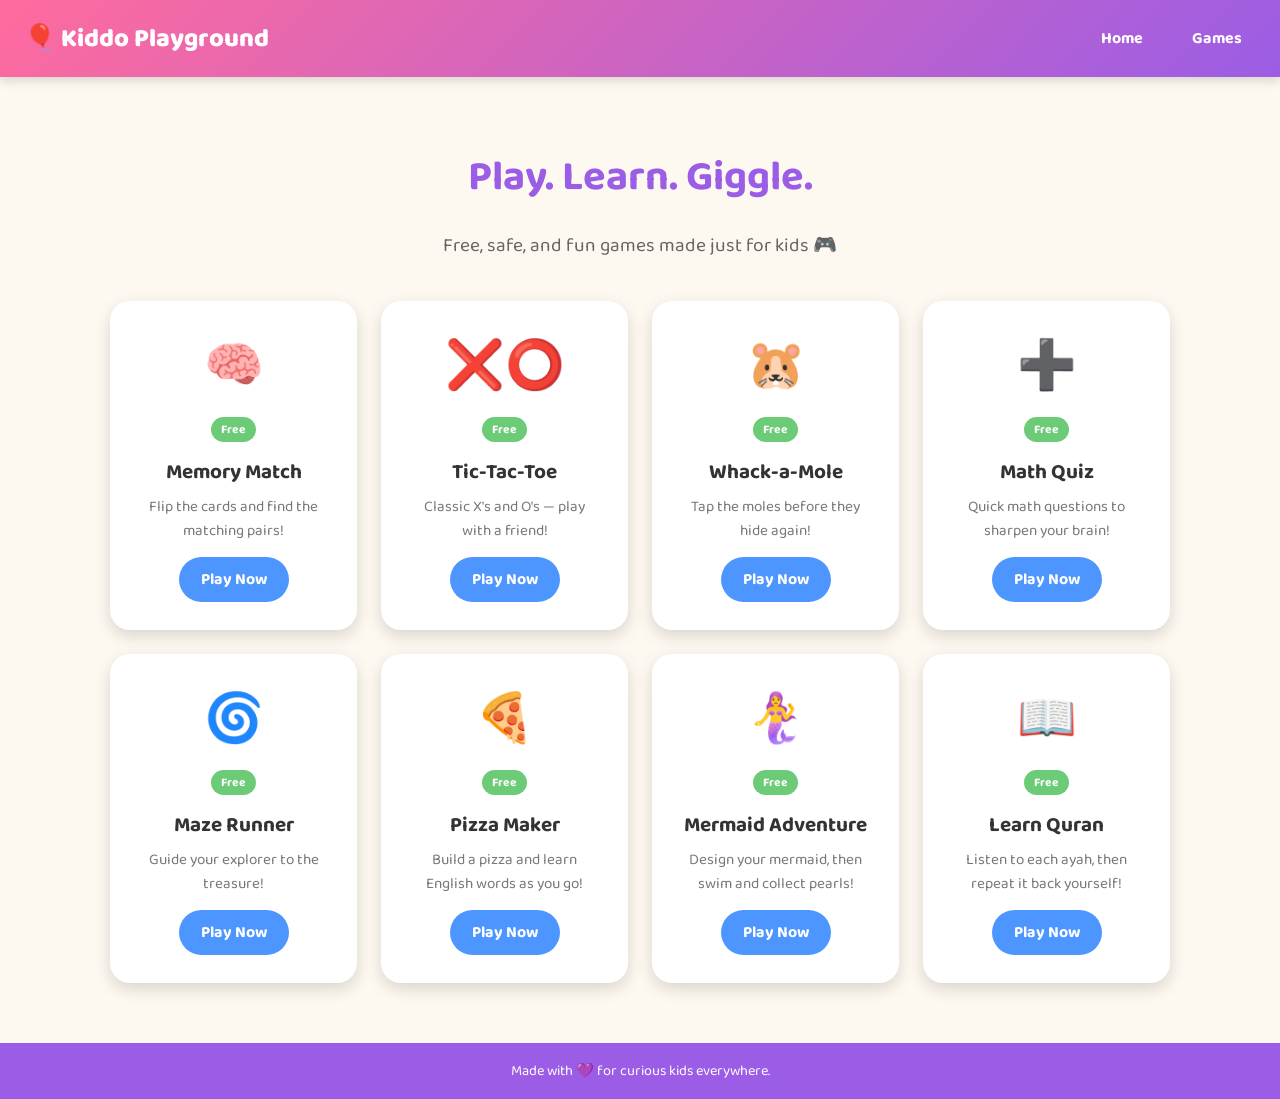
<file: index.html>
<!DOCTYPE html>
<html lang="en">
<head>
<meta charset="UTF-8" />
<meta name="viewport" content="width=device-width, initial-scale=1.0" />
<title>Kiddo Playground - Free Fun Games for Kids</title>
<meta name="description" content="A colorful collection of free browser games for kids: memory match, tic-tac-toe, whack-a-mole, math quiz, and maze." />
<link rel="preconnect" href="https://fonts.googleapis.com">
<link href="https://fonts.googleapis.com/css2?family=Baloo+2:wght@500;700;800&display=swap" rel="stylesheet">
<link rel="stylesheet" href="css/style.css" />
</head>
<body>

<header class="site-header">
  <div class="logo">🎈 Kiddo Playground</div>
  <nav>
    <a href="index.html">Home</a>
    <a href="#games">Games</a>
  </nav>
</header>

<main>
  <section class="hero">
    <h1>Play. Learn. Giggle.</h1>
    <p>Free, safe, and fun games made just for kids 🎮</p>
  </section>

  <section id="games" class="game-grid">

    <div class="game-card">
      <span class="emoji">🧠</span>
      <span class="badge">Free</span>
      <h3>Memory Match</h3>
      <p>Flip the cards and find the matching pairs!</p>
      <a class="btn" href="games/memory.html">Play Now</a>
    </div>

    <div class="game-card">
      <span class="emoji">❌⭕</span>
      <span class="badge">Free</span>
      <h3>Tic-Tac-Toe</h3>
      <p>Classic X's and O's — play with a friend!</p>
      <a class="btn" href="games/tictactoe.html">Play Now</a>
    </div>

    <div class="game-card">
      <span class="emoji">🐹</span>
      <span class="badge">Free</span>
      <h3>Whack-a-Mole</h3>
      <p>Tap the moles before they hide again!</p>
      <a class="btn" href="games/whackamole.html">Play Now</a>
    </div>

    <div class="game-card">
      <span class="emoji">➕</span>
      <span class="badge">Free</span>
      <h3>Math Quiz</h3>
      <p>Quick math questions to sharpen your brain!</p>
      <a class="btn" href="games/mathquiz.html">Play Now</a>
    </div>

    <div class="game-card">
      <span class="emoji">🌀</span>
      <span class="badge">Free</span>
      <h3>Maze Runner</h3>
      <p>Guide your explorer to the treasure!</p>
      <a class="btn" href="games/maze.html">Play Now</a>
    </div>

    <div class="game-card">
      <span class="emoji">🍕</span>
      <span class="badge">Free</span>
      <h3>Pizza Maker</h3>
      <p>Build a pizza and learn English words as you go!</p>
      <a class="btn" href="games/pizzamaker.html">Play Now</a>
    </div>

    <div class="game-card">
      <span class="emoji">🧜‍♀️</span>
      <span class="badge">Free</span>
      <h3>Mermaid Adventure</h3>
      <p>Design your mermaid, then swim and collect pearls!</p>
      <a class="btn" href="games/mermaid.html">Play Now</a>
    </div>

    <div class="game-card">
      <span class="emoji">📖</span>
      <span class="badge">Free</span>
      <h3>Learn Quran</h3>
      <p>Listen to each ayah, then repeat it back yourself!</p>
      <a class="btn" href="games/quran.html">Play Now</a>
    </div>

  </section>
</main>

<footer class="site-footer">
  Made with 💜 for curious kids everywhere.
</footer>

</body>
</html>
</file>
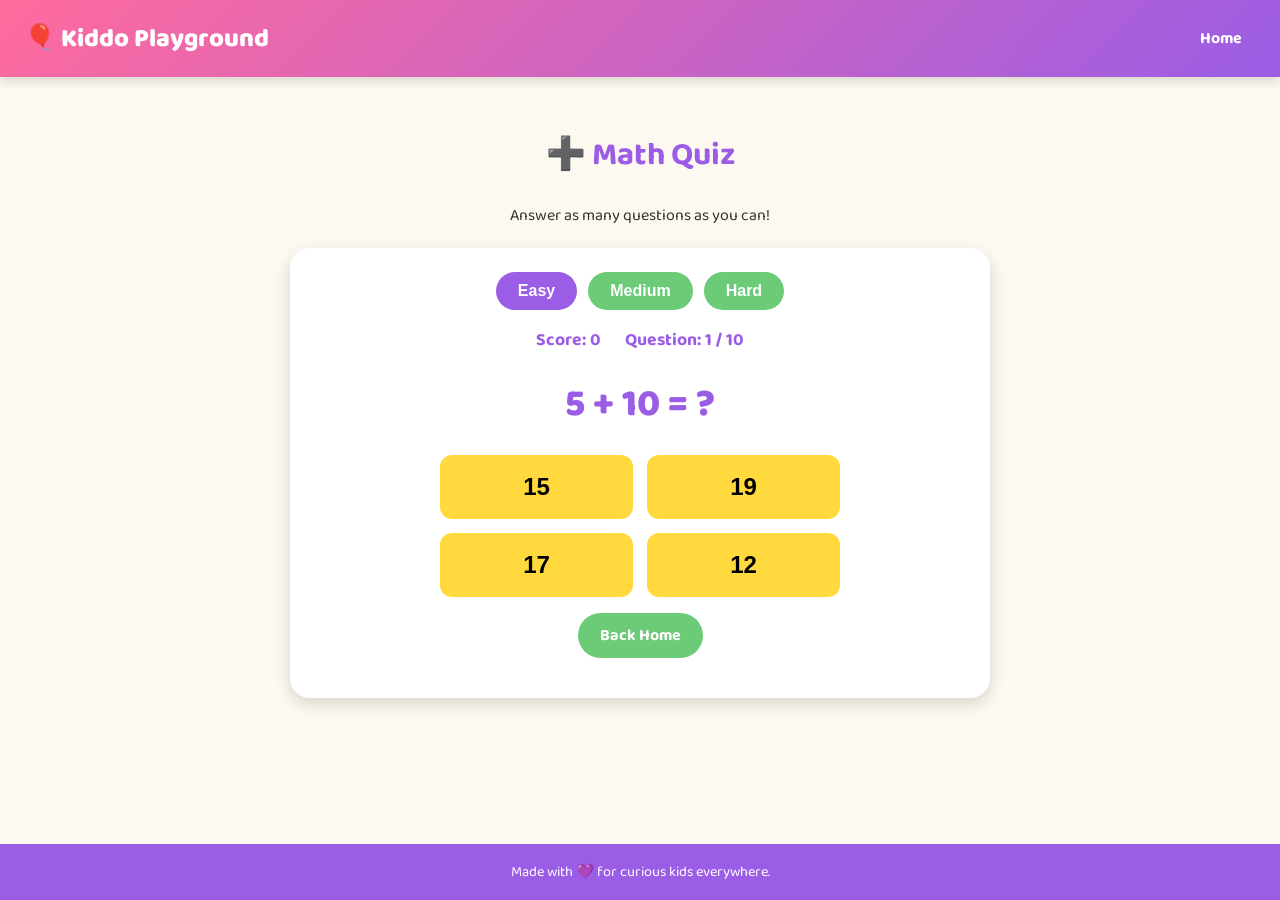
<file: games/mathquiz.html>
<!DOCTYPE html>
<html lang="en">
<head>
<meta charset="UTF-8" />
<meta name="viewport" content="width=device-width, initial-scale=1.0" />
<title>Math Quiz - Kiddo Playground</title>
<link rel="preconnect" href="https://fonts.googleapis.com">
<link href="https://fonts.googleapis.com/css2?family=Baloo+2:wght@500;700;800&display=swap" rel="stylesheet">
<link rel="stylesheet" href="../css/style.css" />
<style>
  .question {
    font-size: 2.4rem;
    font-weight: 800;
    color: var(--purple);
    margin: 20px 0;
  }
  .choices {
    display: grid;
    grid-template-columns: repeat(2, 1fr);
    gap: 14px;
    max-width: 400px;
    margin: 0 auto;
  }
  .choice-btn {
    background: var(--yellow);
    border: none;
    border-radius: 12px;
    padding: 18px;
    font-size: 1.5rem;
    font-weight: 700;
    cursor: pointer;
    transition: transform 0.1s ease, background 0.2s ease;
  }
  .choice-btn:hover { transform: scale(1.05); }
  .choice-btn.correct { background: var(--green); color: white; }
  .choice-btn.wrong { background: var(--pink); color: white; }
  .level-select { margin-bottom: 16px; }
  .level-select button {
    margin: 0 4px;
  }
  .level-select button.active {
    background: var(--purple);
  }
</style>
</head>
<body>

<header class="site-header">
  <div class="logo">🎈 Kiddo Playground</div>
  <nav>
    <a href="../index.html">Home</a>
  </nav>
</header>

<main class="game-page">
  <h1>➕ Math Quiz</h1>
  <p>Answer as many questions as you can!</p>

  <div class="game-stage">
    <div class="level-select">
      <button class="btn secondary active" data-level="easy">Easy</button>
      <button class="btn secondary" data-level="medium">Medium</button>
      <button class="btn secondary" data-level="hard">Hard</button>
    </div>
    <div class="stats">
      <div>Score: <span id="score">0</span></div>
      <div>Question: <span id="qnum">1</span> / 10</div>
    </div>
    <div class="question" id="question">?</div>
    <div class="choices" id="choices"></div>
    <div class="controls">
      <button class="btn" id="restartBtn" style="display:none;">Play Again</button>
      <a class="btn secondary" href="../index.html">Back Home</a>
    </div>
  </div>
</main>

<footer class="site-footer">
  Made with 💜 for curious kids everywhere.
</footer>

<script>
let level = 'easy';
let score = 0;
let qIndex = 0;
const TOTAL_Q = 10;
let currentAnswer = null;
let locked = false;

const ranges = {
  easy: { max: 10, ops: ['+'] },
  medium: { max: 20, ops: ['+', '-'] },
  hard: { max: 12, ops: ['+', '-', '×'] }
};

document.querySelectorAll('.level-select button').forEach(btn => {
  btn.addEventListener('click', () => {
    document.querySelectorAll('.level-select button').forEach(b => b.classList.remove('active'));
    btn.classList.add('active');
    level = btn.dataset.level;
    restart();
  });
});

function randInt(max) {
  return Math.floor(Math.random() * (max + 1));
}

function newQuestion() {
  locked = false;
  const cfg = ranges[level];
  const op = cfg.ops[randInt(cfg.ops.length - 1)];
  let a = randInt(cfg.max) + 1;
  let b = randInt(cfg.max) + 1;

  let answer;
  if (op === '+') answer = a + b;
  else if (op === '-') {
    if (b > a) [a, b] = [b, a];
    answer = a - b;
  } else {
    a = randInt(10) + 1;
    b = randInt(10) + 1;
    answer = a * b;
  }
  currentAnswer = answer;

  document.getElementById('question').textContent = `${a} ${op} ${b} = ?`;

  const choices = new Set([answer]);
  while (choices.size < 4) {
    const offset = randInt(6) - 3;
    const wrong = answer + (offset === 0 ? 4 : offset);
    if (wrong >= 0) choices.add(wrong);
  }
  const choiceArr = [...choices].sort(() => Math.random() - 0.5);

  const choicesEl = document.getElementById('choices');
  choicesEl.innerHTML = '';
  choiceArr.forEach(val => {
    const btn = document.createElement('button');
    btn.className = 'choice-btn';
    btn.textContent = val;
    btn.addEventListener('click', () => selectAnswer(val, btn));
    choicesEl.appendChild(btn);
  });
}

function selectAnswer(val, btn) {
  if (locked) return;
  locked = true;
  const isCorrect = val === currentAnswer;
  btn.classList.add(isCorrect ? 'correct' : 'wrong');
  if (isCorrect) {
    score++;
    document.getElementById('score').textContent = score;
  } else {
    [...document.querySelectorAll('.choice-btn')].forEach(b => {
      if (Number(b.textContent) === currentAnswer) b.classList.add('correct');
    });
  }

  setTimeout(() => {
    qIndex++;
    if (qIndex >= TOTAL_Q) {
      endQuiz();
    } else {
      document.getElementById('qnum').textContent = qIndex + 1;
      newQuestion();
    }
  }, 900);
}

function endQuiz() {
  document.getElementById('question').textContent = `🎉 Final score: ${score} / ${TOTAL_Q}`;
  document.getElementById('choices').innerHTML = '';
  document.getElementById('restartBtn').style.display = 'inline-block';
}

function restart() {
  score = 0;
  qIndex = 0;
  document.getElementById('score').textContent = 0;
  document.getElementById('qnum').textContent = 1;
  document.getElementById('restartBtn').style.display = 'none';
  newQuestion();
}

document.getElementById('restartBtn').addEventListener('click', restart);
restart();
</script>

</body>
</html>
</file>
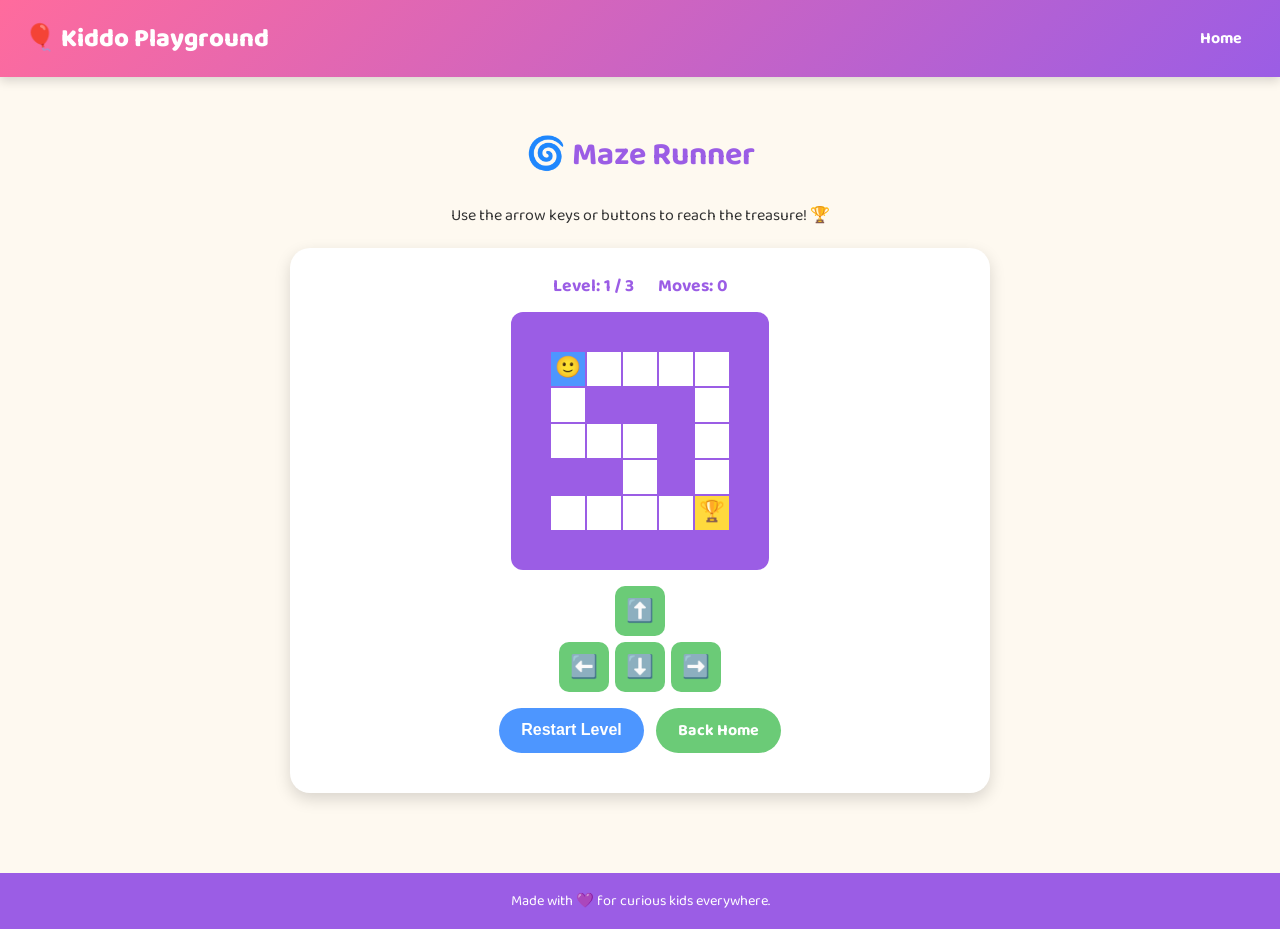
<file: games/maze.html>
<!DOCTYPE html>
<html lang="en">
<head>
<meta charset="UTF-8" />
<meta name="viewport" content="width=device-width, initial-scale=1.0" />
<title>Maze Runner - Kiddo Playground</title>
<link rel="preconnect" href="https://fonts.googleapis.com">
<link href="https://fonts.googleapis.com/css2?family=Baloo+2:wght@500;700;800&display=swap" rel="stylesheet">
<link rel="stylesheet" href="../css/style.css" />
<style>
  .maze-grid {
    display: grid;
    gap: 2px;
    margin: 0 auto;
    width: fit-content;
    background: var(--purple);
    padding: 4px;
    border-radius: 12px;
  }
  .cell {
    width: 34px;
    height: 34px;
    background: var(--white);
    display: flex;
    align-items: center;
    justify-content: center;
    font-size: 1.3rem;
  }
  .cell.wall { background: var(--purple); }
  .cell.goal { background: var(--yellow); }
  .cell.player { background: var(--blue); }
  .dpad {
    display: grid;
    grid-template-columns: repeat(3, 50px);
    grid-template-rows: repeat(2, 50px);
    gap: 6px;
    justify-content: center;
    margin-top: 16px;
  }
  .dpad button {
    font-size: 1.4rem;
    border: none;
    border-radius: 10px;
    background: var(--green);
    color: white;
    cursor: pointer;
  }
  .dpad .up { grid-column: 2; grid-row: 1; }
  .dpad .left { grid-column: 1; grid-row: 2; }
  .dpad .down { grid-column: 2; grid-row: 2; }
  .dpad .right { grid-column: 3; grid-row: 2; }
</style>
</head>
<body>

<header class="site-header">
  <div class="logo">🎈 Kiddo Playground</div>
  <nav>
    <a href="../index.html">Home</a>
  </nav>
</header>

<main class="game-page">
  <h1>🌀 Maze Runner</h1>
  <p>Use the arrow keys or buttons to reach the treasure! 🏆</p>

  <div class="game-stage">
    <div class="stats">
      <div>Level: <span id="levelNum">1</span> / 3</div>
      <div>Moves: <span id="moves">0</span></div>
    </div>
    <div class="maze-grid" id="mazeGrid"></div>
    <div class="dpad">
      <button class="up" data-dir="up">⬆️</button>
      <button class="left" data-dir="left">⬅️</button>
      <button class="down" data-dir="down">⬇️</button>
      <button class="right" data-dir="right">➡️</button>
    </div>
    <div class="controls">
      <button class="btn" id="restartBtn">Restart Level</button>
      <a class="btn secondary" href="../index.html">Back Home</a>
    </div>
  </div>
</main>

<footer class="site-footer">
  Made with 💜 for curious kids everywhere.
</footer>

<script>
// 1 = wall, 0 = open, S = start, G = goal
const LEVELS = [
  [
    "1111111",
    "1S00001",
    "1011101",
    "1000101",
    "1110101",
    "10000G1",
    "1111111"
  ],
  [
    "111111111",
    "1S0000001",
    "1011111G1",
    "100000101",
    "101110101",
    "100010001",
    "111111111"
  ],
  [
    "1111111111",
    "1S00000001",
    "1011111101",
    "1010000101",
    "1010111101",
    "1000100101",
    "1111101G01",
    "1111111111"
  ]
];

let levelIdx = 0;
let grid = [];
let playerPos = { r: 0, c: 0 };
let goalPos = { r: 0, c: 0 };
let moves = 0;

function loadLevel(idx) {
  const rows = LEVELS[idx];
  grid = rows.map(row => row.split(''));
  moves = 0;
  document.getElementById('moves').textContent = 0;
  document.getElementById('levelNum').textContent = idx + 1;

  for (let r = 0; r < grid.length; r++) {
    for (let c = 0; c < grid[r].length; c++) {
      if (grid[r][c] === 'S') { playerPos = { r, c }; grid[r][c] = '0'; }
      if (grid[r][c] === 'G') { goalPos = { r, c }; }
    }
  }
  render();
}

function render() {
  const container = document.getElementById('mazeGrid');
  const cols = grid[0].length;
  container.style.gridTemplateColumns = `repeat(${cols}, 34px)`;
  container.innerHTML = '';
  for (let r = 0; r < grid.length; r++) {
    for (let c = 0; c < grid[r].length; c++) {
      const cell = document.createElement('div');
      cell.className = 'cell';
      if (grid[r][c] === '1') cell.classList.add('wall');
      if (r === goalPos.r && c === goalPos.c) { cell.classList.add('goal'); cell.textContent = '🏆'; }
      if (r === playerPos.r && c === playerPos.c) { cell.classList.add('player'); cell.textContent = '🙂'; }
      container.appendChild(cell);
    }
  }
}

function move(dir) {
  const deltas = { up: [-1,0], down: [1,0], left: [0,-1], right: [0,1] };
  const [dr, dc] = deltas[dir];
  const nr = playerPos.r + dr;
  const nc = playerPos.c + dc;
  if (grid[nr] && grid[nr][nc] && grid[nr][nc] !== '1') {
    playerPos = { r: nr, c: nc };
    moves++;
    document.getElementById('moves').textContent = moves;
    render();
    if (nr === goalPos.r && nc === goalPos.c) {
      setTimeout(() => {
        if (levelIdx < LEVELS.length - 1) {
          alert(`Level ${levelIdx + 1} complete! 🎉 Next level...`);
          levelIdx++;
          loadLevel(levelIdx);
        } else {
          alert(`🏆 You beat all levels in ${moves} moves! 🏆`);
        }
      }, 100);
    }
  }
}

document.addEventListener('keydown', e => {
  const map = { ArrowUp: 'up', ArrowDown: 'down', ArrowLeft: 'left', ArrowRight: 'right' };
  if (map[e.key]) { e.preventDefault(); move(map[e.key]); }
});

document.querySelectorAll('.dpad button').forEach(btn => {
  btn.addEventListener('click', () => move(btn.dataset.dir));
});

document.getElementById('restartBtn').addEventListener('click', () => loadLevel(levelIdx));

loadLevel(0);
</script>

</body>
</html>
</file>
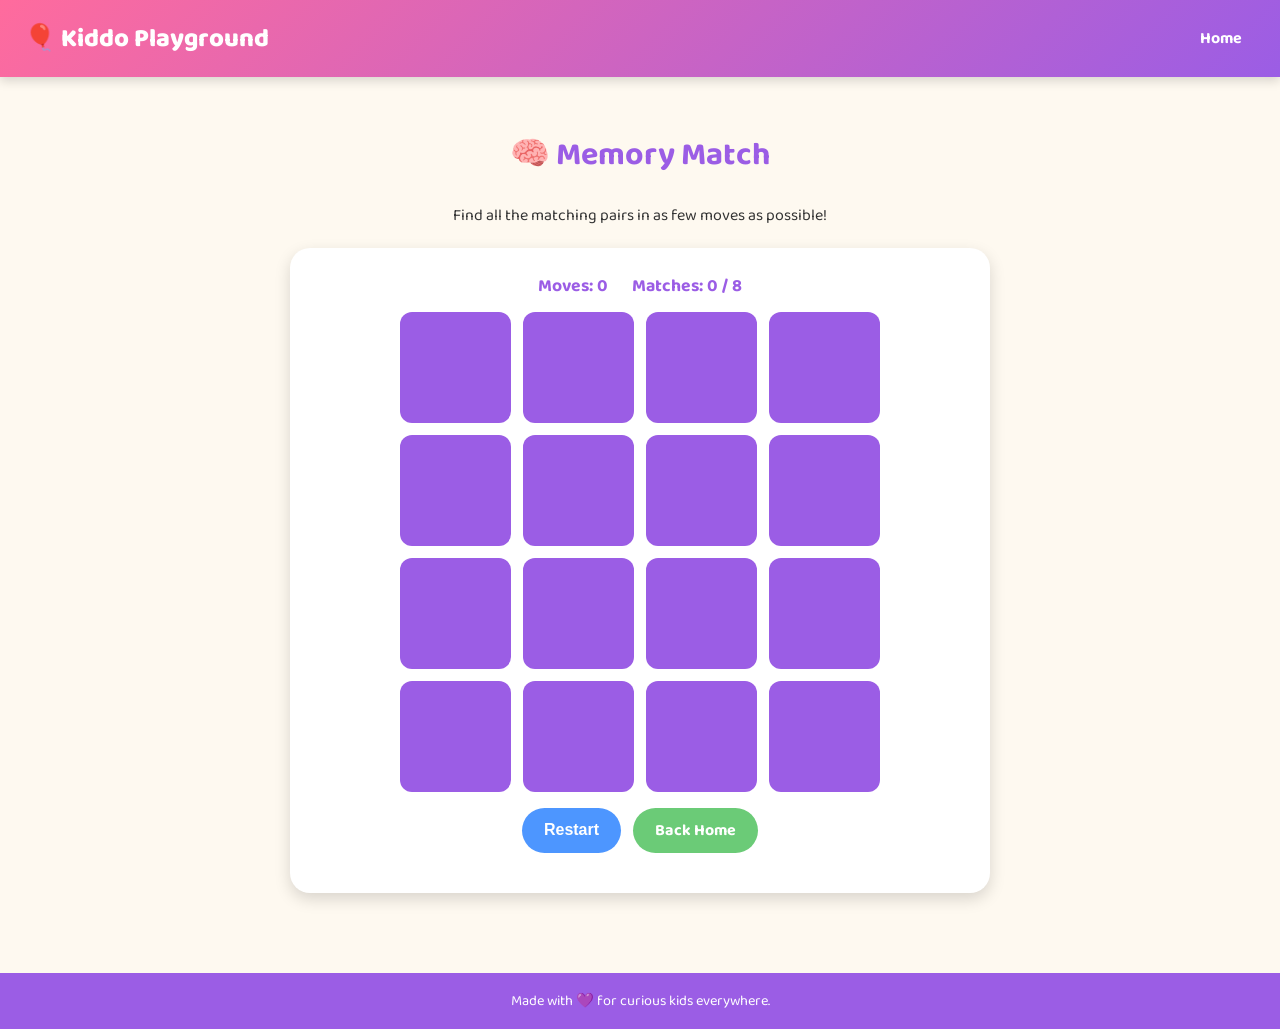
<file: games/memory.html>
<!DOCTYPE html>
<html lang="en">
<head>
<meta charset="UTF-8" />
<meta name="viewport" content="width=device-width, initial-scale=1.0" />
<title>Memory Match - Kiddo Playground</title>
<link rel="preconnect" href="https://fonts.googleapis.com">
<link href="https://fonts.googleapis.com/css2?family=Baloo+2:wght@500;700;800&display=swap" rel="stylesheet">
<link rel="stylesheet" href="../css/style.css" />
<style>
  .card-grid {
    display: grid;
    grid-template-columns: repeat(4, 1fr);
    gap: 12px;
    max-width: 480px;
    margin: 0 auto;
  }
  .card {
    aspect-ratio: 1 / 1;
    background: var(--purple);
    border-radius: 12px;
    display: flex;
    align-items: center;
    justify-content: center;
    font-size: 2rem;
    cursor: pointer;
    user-select: none;
    transition: transform 0.2s ease, background 0.2s ease;
  }
  .card.flipped, .card.matched {
    background: var(--white);
    border: 3px solid var(--yellow);
    transform: rotateY(0deg);
  }
  .card.matched {
    opacity: 0.6;
    cursor: default;
  }
  .win-msg {
    font-size: 1.4rem;
    color: var(--green);
    font-weight: 800;
    margin-top: 16px;
  }
</style>
</head>
<body>

<header class="site-header">
  <div class="logo">🎈 Kiddo Playground</div>
  <nav>
    <a href="../index.html">Home</a>
  </nav>
</header>

<main class="game-page">
  <h1>🧠 Memory Match</h1>
  <p>Find all the matching pairs in as few moves as possible!</p>

  <div class="game-stage">
    <div class="stats">
      <div>Moves: <span id="moves">0</span></div>
      <div>Matches: <span id="matches">0</span> / 8</div>
    </div>
    <div class="card-grid" id="cardGrid"></div>
    <div class="win-msg" id="winMsg" style="display:none;">🎉 You matched them all! 🎉</div>
    <div class="controls">
      <button class="btn" id="restartBtn">Restart</button>
      <a class="btn secondary" href="../index.html">Back Home</a>
    </div>
  </div>
</main>

<footer class="site-footer">
  Made with 💜 for curious kids everywhere.
</footer>

<script>
const EMOJIS = ['🐶','🐱','🐸','🦁','🐵','🦊','🐼','🐧'];
let cards = [];
let flipped = [];
let matchedCount = 0;
let moves = 0;
let lock = false;

function shuffle(arr) {
  for (let i = arr.length - 1; i > 0; i--) {
    const j = Math.floor(Math.random() * (i + 1));
    [arr[i], arr[j]] = [arr[j], arr[i]];
  }
  return arr;
}

function init() {
  cards = shuffle([...EMOJIS, ...EMOJIS]);
  flipped = [];
  matchedCount = 0;
  moves = 0;
  lock = false;
  document.getElementById('moves').textContent = 0;
  document.getElementById('matches').textContent = 0;
  document.getElementById('winMsg').style.display = 'none';

  const grid = document.getElementById('cardGrid');
  grid.innerHTML = '';
  cards.forEach((emoji, idx) => {
    const el = document.createElement('div');
    el.className = 'card';
    el.dataset.index = idx;
    el.addEventListener('click', () => flipCard(idx, el));
    grid.appendChild(el);
  });
}

function flipCard(idx, el) {
  if (lock || el.classList.contains('flipped') || el.classList.contains('matched')) return;
  el.classList.add('flipped');
  el.textContent = cards[idx];
  flipped.push({ idx, el });

  if (flipped.length === 2) {
    moves++;
    document.getElementById('moves').textContent = moves;
    lock = true;
    const [a, b] = flipped;
    if (cards[a.idx] === cards[b.idx]) {
      a.el.classList.add('matched');
      b.el.classList.add('matched');
      matchedCount++;
      document.getElementById('matches').textContent = matchedCount;
      flipped = [];
      lock = false;
      if (matchedCount === EMOJIS.length) {
        document.getElementById('winMsg').style.display = 'block';
      }
    } else {
      setTimeout(() => {
        a.el.classList.remove('flipped');
        b.el.classList.remove('flipped');
        a.el.textContent = '';
        b.el.textContent = '';
        flipped = [];
        lock = false;
      }, 800);
    }
  }
}

document.getElementById('restartBtn').addEventListener('click', init);
init();
</script>

</body>
</html>
</file>
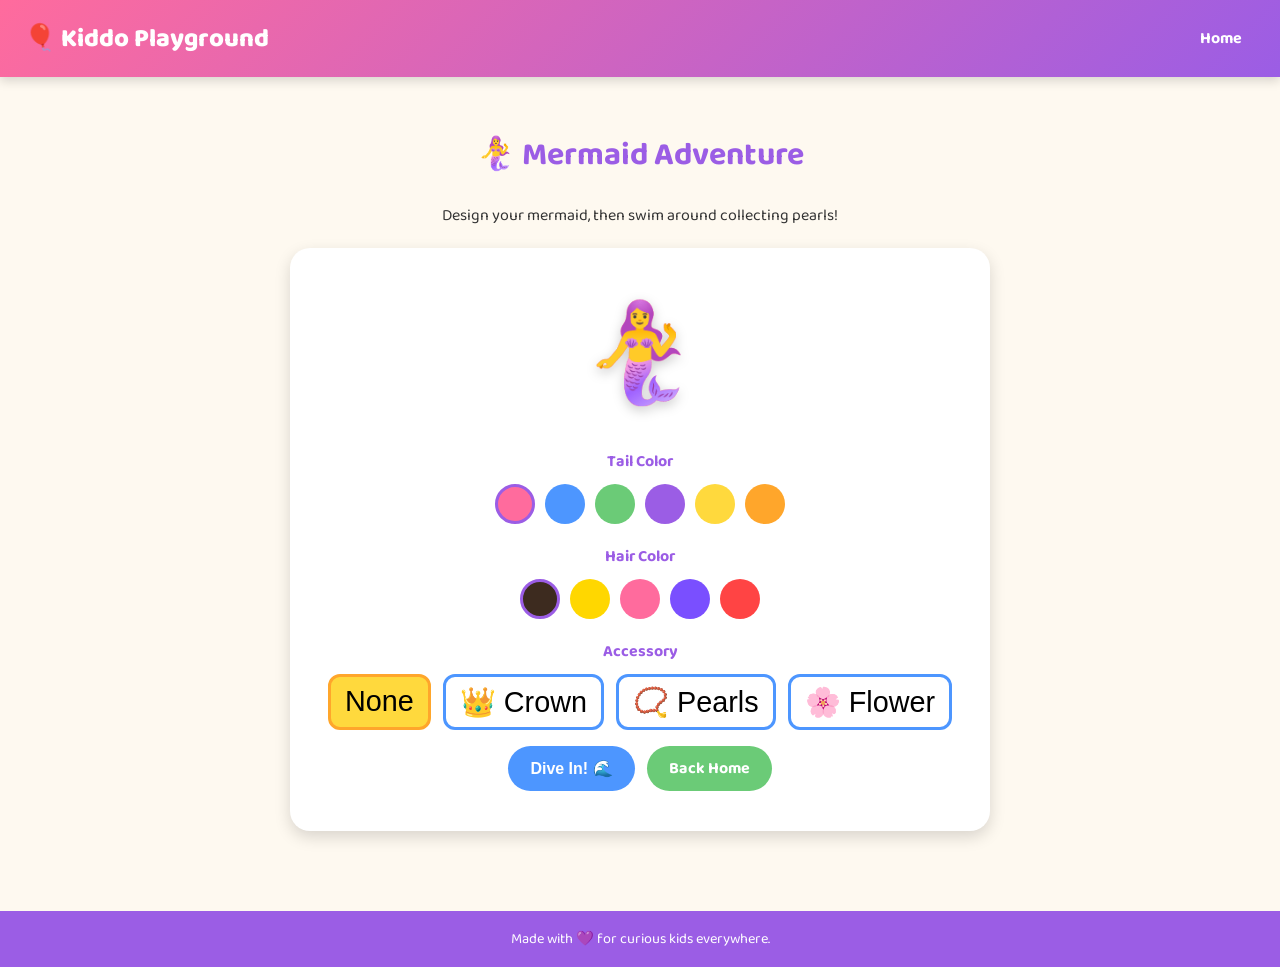
<file: games/mermaid.html>
<!DOCTYPE html>
<html lang="en">
<head>
<meta charset="UTF-8" />
<meta name="viewport" content="width=device-width, initial-scale=1.0" />
<title>Mermaid Adventure - Kiddo Playground</title>
<link rel="preconnect" href="https://fonts.googleapis.com">
<link href="https://fonts.googleapis.com/css2?family=Baloo+2:wght@500;700;800&display=swap" rel="stylesheet">
<link rel="stylesheet" href="../css/style.css" />
<style>
  .mermaid-preview {
    font-size: 6rem;
    text-align: center;
    margin: 10px auto;
    filter: drop-shadow(0 4px 6px rgba(0,0,0,0.2));
  }
  .swatch-row {
    display: flex;
    justify-content: center;
    gap: 10px;
    flex-wrap: wrap;
    margin: 10px auto 20px;
  }
  .swatch {
    width: 40px;
    height: 40px;
    border-radius: 50%;
    cursor: pointer;
    border: 3px solid transparent;
    transition: transform 0.15s ease;
  }
  .swatch:hover { transform: scale(1.15); }
  .swatch.selected { border-color: var(--purple); }
  .option-label {
    font-weight: 700;
    color: var(--purple);
    margin-top: 14px;
  }
  .accessory-row {
    display: flex;
    justify-content: center;
    gap: 12px;
    margin: 10px auto;
  }
  .accessory-row button {
    font-size: 1.8rem;
    background: var(--white);
    border: 3px solid var(--blue);
    border-radius: 12px;
    padding: 8px 14px;
    cursor: pointer;
  }
  .accessory-row button.selected {
    background: var(--yellow);
    border-color: var(--orange);
  }

  /* ocean scene */
  .ocean {
    position: relative;
    width: 100%;
    max-width: 600px;
    height: 380px;
    margin: 10px auto;
    background: linear-gradient(180deg, #4d96ff 0%, #1e5fb0 100%);
    border-radius: 20px;
    overflow: hidden;
    display: none;
  }
  .ocean.active { display: block; }
  .swim-mermaid {
    position: absolute;
    font-size: 2.4rem;
    transition: left 0.08s linear, top 0.08s linear;
    user-select: none;
  }
  .pearl, .jelly {
    position: absolute;
    font-size: 1.8rem;
    user-select: none;
  }
  .ocean-stats {
    display: flex;
    justify-content: center;
    gap: 24px;
    font-weight: 700;
    color: var(--purple);
    margin-bottom: 8px;
  }
</style>
</head>
<body>

<header class="site-header">
  <div class="logo">🎈 Kiddo Playground</div>
  <nav>
    <a href="../index.html">Home</a>
  </nav>
</header>

<main class="game-page">
  <h1>🧜‍♀️ Mermaid Adventure</h1>
  <p>Design your mermaid, then swim around collecting pearls!</p>

  <div class="game-stage" id="customizeStage">
    <div class="mermaid-preview" id="mermaidPreview">🧜‍♀️</div>

    <div class="option-label">Tail Color</div>
    <div class="swatch-row" id="tailSwatches"></div>

    <div class="option-label">Hair Color</div>
    <div class="swatch-row" id="hairSwatches"></div>

    <div class="option-label">Accessory</div>
    <div class="accessory-row" id="accessoryRow">
      <button data-acc="">None</button>
      <button data-acc="👑">👑 Crown</button>
      <button data-acc="📿">📿 Pearls</button>
      <button data-acc="🌸">🌸 Flower</button>
    </div>

    <div class="controls">
      <button class="btn" id="diveBtn">Dive In! 🌊</button>
      <a class="btn secondary" href="../index.html">Back Home</a>
    </div>
  </div>

  <div class="game-stage" id="swimStage" style="display:none;">
    <div class="ocean-stats">
      <div>Pearls: <span id="pearlScore">0</span></div>
      <div>Time: <span id="swimTime">30</span>s</div>
    </div>
    <div class="ocean" id="ocean"></div>
    <div class="controls">
      <button class="btn" id="startSwimBtn">Start Swimming</button>
      <button class="btn secondary" id="backToCustomizeBtn">Redesign Mermaid</button>
      <a class="btn secondary" href="../index.html">Back Home</a>
    </div>
    <p style="color:#777;">Use arrow keys (or swipe on mobile) to move and collect pearls 🫧 — avoid the jellyfish!</p>
  </div>
</main>

<footer class="site-footer">
  Made with 💜 for curious kids everywhere.
</footer>

<script>
const TAIL_COLORS = ['#ff6b9d', '#4d96ff', '#6bcB77', '#9b5de5', '#ffd93d', '#ffa62b'];
const HAIR_COLORS = ['#3d2b1f', '#ffd700', '#ff6b9d', '#7a4fff', '#ff4444'];

let tailColor = TAIL_COLORS[0];
let hairColor = HAIR_COLORS[0];
let accessory = '';

const preview = document.getElementById('mermaidPreview');

function buildSwatches(container, colors, onPick, initial) {
  colors.forEach((c, i) => {
    const sw = document.createElement('div');
    sw.className = 'swatch' + (c === initial ? ' selected' : '');
    sw.style.background = c;
    sw.addEventListener('click', () => {
      container.querySelectorAll('.swatch').forEach(s => s.classList.remove('selected'));
      sw.classList.add('selected');
      onPick(c);
    });
    container.appendChild(sw);
  });
}

buildSwatches(document.getElementById('tailSwatches'), TAIL_COLORS, c => { tailColor = c; updatePreview(); }, tailColor);
buildSwatches(document.getElementById('hairSwatches'), HAIR_COLORS, c => { hairColor = c; updatePreview(); }, hairColor);

document.querySelectorAll('#accessoryRow button').forEach(btn => {
  btn.addEventListener('click', () => {
    document.querySelectorAll('#accessoryRow button').forEach(b => b.classList.remove('selected'));
    btn.classList.add('selected');
    accessory = btn.dataset.acc;
    updatePreview();
  });
});
document.querySelector('#accessoryRow button').classList.add('selected');

function updatePreview() {
  preview.innerHTML = `<span style="filter: drop-shadow(0 0 0 ${tailColor}); color:${tailColor};">🧜‍♀️</span> ${accessory}`;
  preview.style.color = tailColor;
}
updatePreview();

document.getElementById('diveBtn').addEventListener('click', () => {
  document.getElementById('customizeStage').style.display = 'none';
  document.getElementById('swimStage').style.display = 'block';
});
document.getElementById('backToCustomizeBtn').addEventListener('click', () => {
  document.getElementById('swimStage').style.display = 'none';
  document.getElementById('customizeStage').style.display = 'block';
  stopSwim();
});

// === Swim mini-game ===
const ocean = document.getElementById('ocean');
let mermaidEl = null;
let pos = { x: 50, y: 170 };
const speed = 14;
let keys = {};
let pearlScore = 0;
let timeLeft = 30;
let gameActive = false;
let moveTimer = null;
let countdownTimer = null;
let spawnTimer = null;

function stopSwim() {
  gameActive = false;
  clearInterval(moveTimer);
  clearInterval(countdownTimer);
  clearInterval(spawnTimer);
  ocean.classList.remove('active');
  ocean.innerHTML = '';
}

document.getElementById('startSwimBtn').addEventListener('click', startSwim);

function startSwim() {
  stopSwim();
  ocean.classList.add('active');
  pearlScore = 0;
  timeLeft = 30;
  document.getElementById('pearlScore').textContent = 0;
  document.getElementById('swimTime').textContent = 30;
  pos = { x: 20, y: 170 };

  mermaidEl = document.createElement('div');
  mermaidEl.className = 'swim-mermaid';
  mermaidEl.innerHTML = `<span style="color:${tailColor};">🧜‍♀️</span>${accessory}`;
  ocean.appendChild(mermaidEl);
  renderMermaid();

  gameActive = true;
  moveTimer = setInterval(moveLoop, 40);
  countdownTimer = setInterval(() => {
    timeLeft--;
    document.getElementById('swimTime').textContent = timeLeft;
    if (timeLeft <= 0) endSwim();
  }, 1000);
  spawnTimer = setInterval(spawnItem, 900);
  spawnItem();
  spawnItem();
}

function renderMermaid() {
  mermaidEl.style.left = pos.x + 'px';
  mermaidEl.style.top = pos.y + 'px';
}

function moveLoop() {
  if (!gameActive) return;
  const bounds = ocean.getBoundingClientRect();
  const maxX = ocean.clientWidth - 40;
  const maxY = ocean.clientHeight - 40;
  if (keys['ArrowUp']) pos.y -= speed;
  if (keys['ArrowDown']) pos.y += speed;
  if (keys['ArrowLeft']) pos.x -= speed;
  if (keys['ArrowRight']) pos.x += speed;
  pos.x = Math.max(0, Math.min(maxX, pos.x));
  pos.y = Math.max(0, Math.min(maxY, pos.y));
  renderMermaid();
  checkCollisions();
}

function spawnItem() {
  if (!gameActive) return;
  const isJelly = Math.random() < 0.35;
  const el = document.createElement('div');
  el.className = isJelly ? 'jelly' : 'pearl';
  el.textContent = isJelly ? '🪼' : '🫧';
  const maxX = ocean.clientWidth - 30;
  const maxY = ocean.clientHeight - 30;
  el.style.left = (Math.random() * maxX) + 'px';
  el.style.top = (Math.random() * maxY) + 'px';
  ocean.appendChild(el);
  setTimeout(() => el.remove(), 4000);
}

function checkCollisions() {
  const mRect = mermaidEl.getBoundingClientRect();
  document.querySelectorAll('.pearl, .jelly').forEach(item => {
    const r = item.getBoundingClientRect();
    const overlap = !(mRect.right < r.left || mRect.left > r.right || mRect.bottom < r.top || mRect.top > r.bottom);
    if (overlap) {
      if (item.classList.contains('pearl')) {
        pearlScore++;
        document.getElementById('pearlScore').textContent = pearlScore;
      } else {
        pearlScore = Math.max(0, pearlScore - 1);
        document.getElementById('pearlScore').textContent = pearlScore;
      }
      item.remove();
    }
  });
}

function endSwim() {
  gameActive = false;
  clearInterval(moveTimer);
  clearInterval(countdownTimer);
  clearInterval(spawnTimer);
  setTimeout(() => alert(`Time's up! You collected ${pearlScore} pearls! 🎉`), 100);
}

document.addEventListener('keydown', e => {
  if (['ArrowUp','ArrowDown','ArrowLeft','ArrowRight'].includes(e.key)) {
    e.preventDefault();
    keys[e.key] = true;
  }
});
document.addEventListener('keyup', e => { keys[e.key] = false; });

// simple swipe support
let touchStartX = null, touchStartY = null;
ocean.addEventListener('touchstart', e => {
  touchStartX = e.touches[0].clientX;
  touchStartY = e.touches[0].clientY;
});
ocean.addEventListener('touchmove', e => {
  if (touchStartX === null || !gameActive) return;
  const dx = e.touches[0].clientX - touchStartX;
  const dy = e.touches[0].clientY - touchStartY;
  pos.x = Math.max(0, Math.min(ocean.clientWidth - 40, pos.x + dx * 0.2));
  pos.y = Math.max(0, Math.min(ocean.clientHeight - 40, pos.y + dy * 0.2));
  renderMermaid();
  checkCollisions();
});
</script>

</body>
</html>
</file>
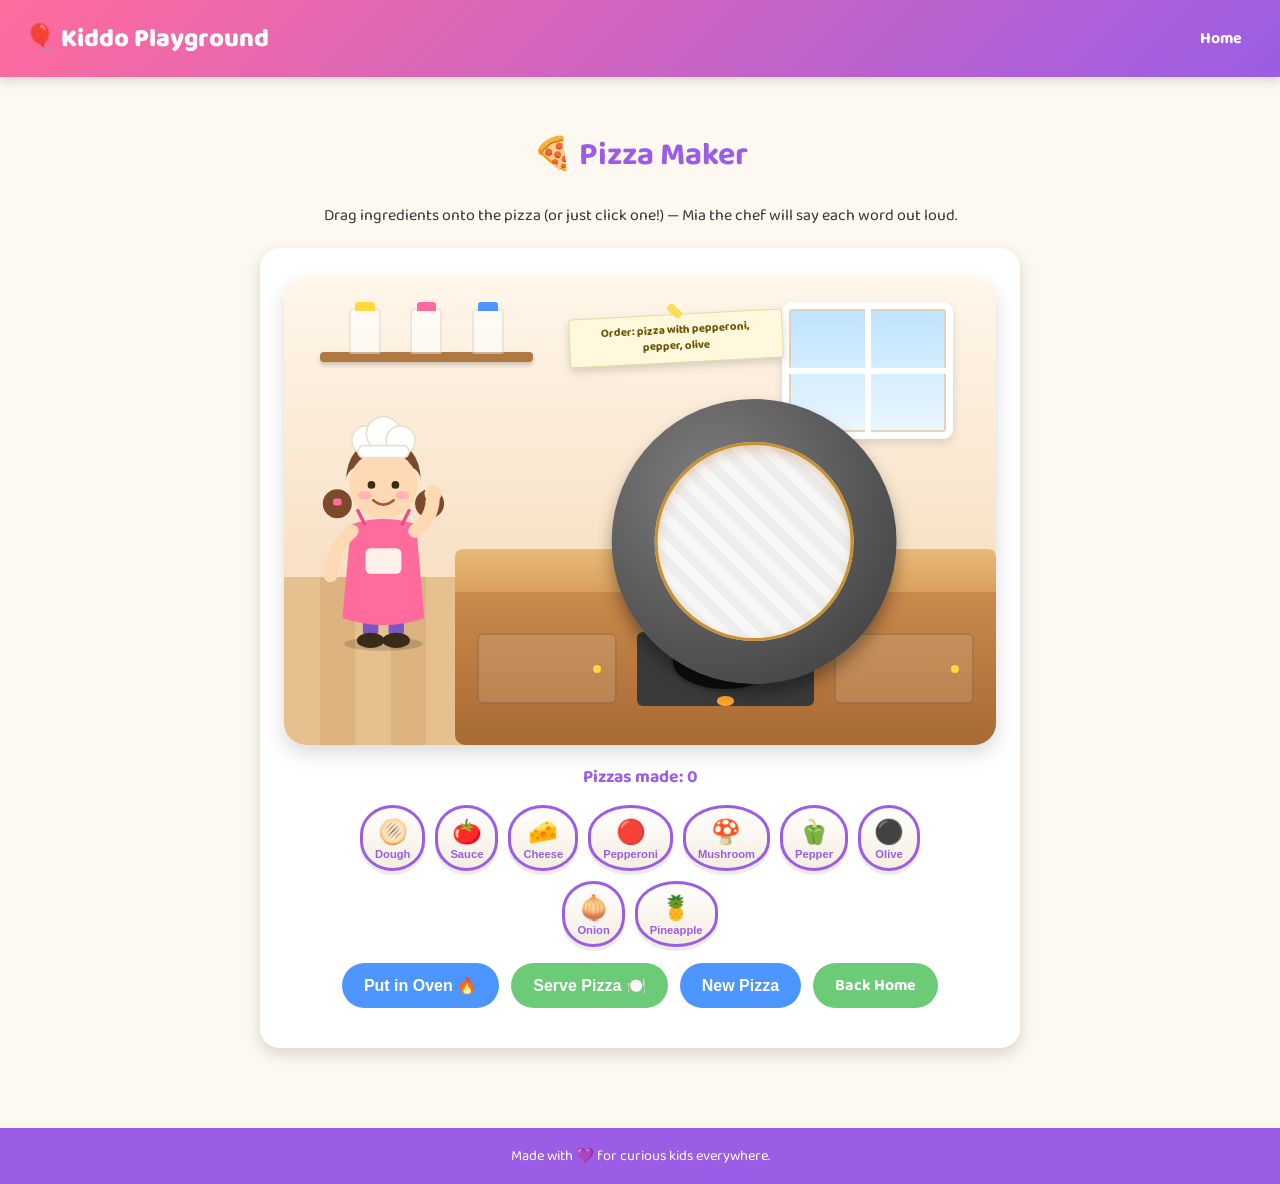
<file: games/pizzamaker.html>
<!DOCTYPE html>
<html lang="en">
<head>
<meta charset="UTF-8" />
<meta name="viewport" content="width=device-width, initial-scale=1.0" />
<title>Pizza Maker - Kiddo Playground</title>
<link rel="preconnect" href="https://fonts.googleapis.com">
<link href="https://fonts.googleapis.com/css2?family=Baloo+2:wght@500;700;800&display=swap" rel="stylesheet">
<link rel="stylesheet" href="../css/style.css" />
<style>
  .kitchen-stage {
    max-width: 760px;
  }

  /* ===== Scene ===== */
  .kitchen-scene {
    position: relative;
    width: 100%;
    aspect-ratio: 16 / 10.5;
    margin: 6px auto 18px;
    border-radius: 22px;
    overflow: hidden;
    box-shadow: 0 8px 20px var(--shadow), inset 0 0 0 6px #fff;
    background: #fdf2e9;
  }
  .wall {
    position: absolute;
    inset: 0;
    height: 64%;
    background: linear-gradient(180deg, #fff6ea 0%, #f7e0c4 100%);
  }
  .floor {
    position: absolute;
    left: 0; right: 0; bottom: 0;
    height: 36%;
    background:
      repeating-linear-gradient(90deg, #e7c090 0 5%, #dcb27e 5% 10%);
  }

  .window {
    position: absolute;
    top: 8%;
    right: 6%;
    width: 24%;
    height: 46%;
    background: linear-gradient(180deg, #bfe3ff 0%, #eaf7ff 100%);
    border: 7px solid #fff;
    border-radius: 10px;
    box-shadow: 0 4px 10px rgba(0,0,0,0.12), inset 0 0 0 2px #e3d3bd;
  }
  .window::before, .window::after {
    content: '';
    position: absolute;
    background: #fff;
  }
  .window::before { left: 50%; top: 0; bottom: 0; width: 6px; transform: translateX(-50%); }
  .window::after { top: 50%; left: 0; right: 0; height: 6px; transform: translateY(-50%); }
  .cloud {
    position: absolute;
    background: #fff;
    border-radius: 40%;
    opacity: 0.9;
  }

  .shelf-wrap {
    position: absolute;
    top: 10%;
    left: 5%;
    width: 30%;
  }
  .shelf {
    height: 10px;
    background: #b1783f;
    border-radius: 4px;
    box-shadow: 0 3px 4px rgba(0,0,0,0.2);
  }
  .jars {
    display: flex;
    justify-content: space-evenly;
    align-items: flex-end;
  }
  .jar {
    width: 15%;
    aspect-ratio: 0.7;
    background: rgba(255,255,255,0.55);
    border: 2px solid rgba(0,0,0,0.08);
    border-radius: 5px 5px 3px 3px;
    position: relative;
    margin-bottom: -2px;
  }
  .jar::before {
    content: '';
    position: absolute;
    top: -18%;
    left: 15%;
    right: 15%;
    height: 22%;
    background: var(--jc, var(--pink));
    border-radius: 3px 3px 0 0;
  }

  .order-note {
    position: absolute;
    top: 12%;
    left: 40%;
    width: 30%;
    background: #fff8dd;
    border: 1px solid #e8dba3;
    border-radius: 4px;
    padding: 8px 10px;
    font-size: 0.72rem;
    font-weight: 700;
    color: #6b5300;
    text-align: center;
    line-height: 1.35;
    transform: rotate(-3deg);
    box-shadow: 0 4px 8px rgba(0,0,0,0.15);
  }
  .order-note::before {
    content: '';
    position: absolute;
    top: -8px;
    left: 50%;
    transform: translateX(-50%) rotate(45deg);
    width: 16px;
    height: 8px;
    background: #ffd93d;
    opacity: 0.85;
    border-radius: 2px;
  }

  /* ===== Counter ===== */
  .counter {
    position: absolute;
    left: 24%;
    right: 0;
    bottom: 0;
    height: 42%;
  }
  .counter-top {
    position: absolute;
    top: 0;
    left: 0;
    right: 0;
    height: 22%;
    background: linear-gradient(180deg, #e8b877 0%, #d9a05c 100%);
    border-radius: 8px 8px 0 0;
    box-shadow: 0 3px 0 rgba(0,0,0,0.12);
  }
  .cabinet-face {
    position: absolute;
    top: 22%;
    left: 0;
    right: 0;
    bottom: 0;
    background: linear-gradient(180deg, #c98a4b 0%, #a86a34 100%);
    display: flex;
    align-items: center;
    justify-content: space-evenly;
    padding: 6% 4%;
    gap: 4%;
    border-radius: 0 0 10px 10px;
  }
  .cabinet-door {
    flex: 1;
    height: 80%;
    background: rgba(255,255,255,0.12);
    border: 2px solid rgba(0,0,0,0.15);
    border-radius: 6px;
    position: relative;
  }
  .cabinet-door::after {
    content: '';
    position: absolute;
    right: 10%;
    top: 50%;
    width: 8px;
    height: 8px;
    background: var(--yellow);
    border-radius: 50%;
    transform: translateY(-50%);
  }

  .oven-unit {
    flex: 1.3;
    height: 84%;
    background: #3a3a3a;
    border-radius: 6px;
    display: flex;
    flex-direction: column;
    align-items: center;
    justify-content: center;
    gap: 4px;
    position: relative;
  }
  .oven-window {
    width: 62%;
    aspect-ratio: 1;
    background: #171717;
    border: 3px solid #555;
    border-radius: 50%;
    display: flex;
    align-items: center;
    justify-content: center;
    font-size: 1.1rem;
    filter: grayscale(1) brightness(0.6);
    transition: filter 0.4s ease;
  }
  .oven-unit.active .oven-window {
    filter: none;
    box-shadow: 0 0 14px 4px rgba(255,140,0,0.6);
  }
  .oven-knob {
    width: 10%;
    aspect-ratio: 1;
    background: var(--orange);
    border-radius: 50%;
  }

  /* ===== Pizza pan ===== */
  .pizza-pan {
    position: absolute;
    left: 66%;
    top: 26%;
    width: 40%;
    aspect-ratio: 1;
    transform: translateX(-50%);
    background: radial-gradient(circle at 35% 30%, #7d7d7d, #4d4d4d 70%, #3a3a3a 100%);
    border-radius: 50%;
    box-shadow: 0 10px 16px rgba(0,0,0,0.35);
    padding: 6%;
  }
  .pizza-area {
    position: relative;
    width: 100%;
    height: 100%;
    border-radius: 50%;
    background: radial-gradient(circle at 30% 25%, #f7e2ae 0%, #eecf8e 55%, #e0b878 100%);
    border: 5% solid #d9a441;
    box-shadow:
      inset 0 0 0 3px #c9902f,
      inset 0 6px 14px rgba(180, 110, 30, 0.35);
    transition: filter 0.6s ease;
    overflow: hidden;
  }
  .pizza-area.no-dough {
    background: repeating-linear-gradient(45deg, #eee, #eee 10px, #f7f7f7 10px, #f7f7f7 20px);
    border-color: #ccc;
  }
  .pizza-area.baked {
    border-color: #b9772a;
    filter: brightness(0.96) saturate(1.15) sepia(0.12);
  }
  .pizza-area.baked::after {
    content: '';
    position: absolute;
    inset: 0;
    border-radius: 50%;
    background:
      radial-gradient(circle at 20% 80%, rgba(120,60,10,0.18) 0, rgba(120,60,10,0.18) 5px, transparent 6px),
      radial-gradient(circle at 75% 15%, rgba(120,60,10,0.15) 0, rgba(120,60,10,0.15) 4px, transparent 5px),
      radial-gradient(circle at 85% 70%, rgba(120,60,10,0.18) 0, rgba(120,60,10,0.18) 6px, transparent 7px),
      radial-gradient(circle at 45% 90%, rgba(120,60,10,0.15) 0, rgba(120,60,10,0.15) 4px, transparent 5px);
    pointer-events: none;
  }
  .sauce-layer, .cheese-layer {
    position: absolute;
    inset: 5%;
    border-radius: 50%;
    opacity: 0;
    transition: opacity 0.3s ease;
  }
  .sauce-layer {
    background:
      radial-gradient(circle at 35% 30%, #e15a44 0%, #cc3b2c 45%, #b52f22 100%),
      radial-gradient(circle at 70% 65%, rgba(190,50,35,0.5) 0, rgba(190,50,35,0.5) 12%, transparent 13%),
      radial-gradient(circle at 25% 70%, rgba(190,50,35,0.4) 0, rgba(190,50,35,0.4) 9%, transparent 10%);
  }
  .cheese-layer {
    background:
      radial-gradient(circle at 30% 30%, #fff1c2 0%, #ffdf85 45%, #f6c94e 100%),
      radial-gradient(circle at 65% 25%, rgba(255,255,255,0.55) 0, rgba(255,255,255,0.55) 7%, transparent 8%),
      radial-gradient(circle at 40% 65%, rgba(255,255,255,0.4) 0, rgba(255,255,255,0.4) 8%, transparent 9%),
      radial-gradient(circle at 75% 70%, rgba(220,150,30,0.35) 0, rgba(220,150,30,0.35) 6%, transparent 7%),
      radial-gradient(circle at 20% 55%, rgba(220,150,30,0.3) 0, rgba(220,150,30,0.3) 5%, transparent 6%);
  }
  .sauce-layer.on { opacity: 1; }
  .cheese-layer.on { opacity: 0.92; }
  .topping {
    position: absolute;
    font-size: 1.5rem;
    transform: translate(-50%, -50%);
    pointer-events: none;
    filter: drop-shadow(0 2px 2px rgba(0,0,0,0.25));
  }

  /* ===== Chef girl ===== */
  .chef-girl {
    position: absolute;
    left: 2%;
    bottom: 0;
    height: 88%;
    width: 24%;
    animation: bob 2.6s ease-in-out infinite;
    transform-origin: bottom center;
  }
  .chef-girl svg { width: 100%; height: 100%; display: block; }
  .chef-girl.cheer { animation: cheer 0.7s ease; }
  @keyframes bob {
    0%, 100% { transform: translateY(0); }
    50% { transform: translateY(-3%); }
  }
  @keyframes cheer {
    0% { transform: scale(1) rotate(0); }
    30% { transform: scale(1.12) rotate(-4deg); }
    60% { transform: scale(1.12) rotate(4deg); }
    100% { transform: scale(1) rotate(0); }
  }

  /* ===== Order ticket text sits in note above; keep stats row ===== */
  .stats { margin-top: 4px; }

  /* ===== Ingredient tray ===== */
  .ingredient-tray {
    display: flex;
    flex-wrap: wrap;
    justify-content: center;
    gap: 10px;
    max-width: 620px;
    margin: 14px auto;
  }
  .ingredient-btn {
    background: linear-gradient(180deg, #fff 0%, #f5eee0 100%);
    border: 3px solid var(--purple);
    border-radius: 50% / 45%;
    padding: 10px 12px 8px;
    font-size: 1.5rem;
    cursor: grab;
    display: flex;
    flex-direction: column;
    align-items: center;
    gap: 2px;
    min-width: 62px;
    touch-action: none;
    user-select: none;
    transition: transform 0.12s ease;
    box-shadow: 0 4px 0 rgba(0,0,0,0.08);
  }
  .ingredient-btn:hover { transform: translateY(-3px) scale(1.06); }
  .ingredient-btn:active { cursor: grabbing; }
  .ingredient-btn span.label {
    font-size: 0.7rem;
    font-weight: 700;
    color: var(--purple);
  }
  .drag-ghost {
    position: fixed;
    top: 0; left: 0;
    font-size: 2.1rem;
    transform: translate(-50%, -50%) scale(1.25);
    pointer-events: none;
    z-index: 999;
    filter: drop-shadow(0 5px 6px rgba(0,0,0,0.3));
  }

  .speak-bubble {
    position: fixed;
    left: 50%;
    top: 20%;
    transform: translate(-50%, -20px);
    background: var(--white);
    border: 4px solid var(--pink);
    border-radius: 16px;
    padding: 14px 26px;
    font-size: 1.8rem;
    font-weight: 800;
    color: var(--pink);
    opacity: 0;
    pointer-events: none;
    transition: opacity 0.25s ease, transform 0.25s ease;
    z-index: 50;
  }
  .speak-bubble.show {
    opacity: 1;
    transform: translate(-50%, 0);
  }

  .oven-progress {
    width: 90%;
    height: 8px;
    background: #222;
    border-radius: 999px;
    overflow: hidden;
    display: none;
  }
  .oven-progress .bar {
    height: 100%;
    width: 0%;
    background: var(--orange);
    transition: width 0.1s linear;
  }

  .confetti-layer {
    position: absolute;
    inset: 0;
    pointer-events: none;
    overflow: hidden;
  }
  .confetti-bit {
    position: absolute;
    top: 30%;
    width: 8px;
    height: 8px;
    border-radius: 2px;
    animation: confetti-fall 1s ease-out forwards;
  }
  @keyframes confetti-fall {
    0% { transform: translateY(0) rotate(0deg); opacity: 1; }
    100% { transform: translateY(160px) rotate(300deg); opacity: 0; }
  }
</style>
</head>
<body>

<header class="site-header">
  <div class="logo">🎈 Kiddo Playground</div>
  <nav>
    <a href="../index.html">Home</a>
  </nav>
</header>

<main class="game-page">
  <h1>🍕 Pizza Maker</h1>
  <p>Drag ingredients onto the pizza (or just click one!) — Mia the chef will say each word out loud.</p>

  <div class="game-stage kitchen-stage">

    <div class="kitchen-scene" id="kitchenScene">
      <div class="wall">
        <div class="window"></div>
        <div class="shelf-wrap">
          <div class="jars">
            <span class="jar" style="--jc:#ffd93d"></span>
            <span class="jar" style="--jc:#ff6b9d"></span>
            <span class="jar" style="--jc:#4d96ff"></span>
          </div>
          <div class="shelf"></div>
        </div>
        <div class="order-note" id="orderTicket">Order: Loading...</div>
      </div>

      <div class="floor"></div>

      <div class="chef-girl" id="chefGirl">
        <svg viewBox="0 0 200 260" xmlns="http://www.w3.org/2000/svg">
          <ellipse cx="100" cy="252" rx="46" ry="8" fill="rgba(0,0,0,0.15)"/>
          <!-- legs -->
          <rect x="76" y="205" width="18" height="42" rx="9" fill="#7a56c9"/>
          <rect x="106" y="205" width="18" height="42" rx="9" fill="#7a56c9"/>
          <ellipse cx="85" cy="248" rx="16" ry="9" fill="#3a2a1a"/>
          <ellipse cx="115" cy="248" rx="16" ry="9" fill="#3a2a1a"/>
          <!-- pigtails -->
          <circle cx="46" cy="88" r="17" fill="#7a4a2b"/>
          <circle cx="154" cy="88" r="17" fill="#7a4a2b"/>
          <rect x="41" y="82" width="10" height="8" rx="3" fill="#ff6b9d"/>
          <rect x="149" y="82" width="10" height="8" rx="3" fill="#ff6b9d"/>
          <!-- body / apron -->
          <path d="M62,112 Q100,100 138,112 L148,222 Q100,238 52,222 Z" fill="#ff6b9d"/>
          <path d="M85,140 h30 a6,6 0 0 1 6,6 v18 a6,6 0 0 1 -6,6 h-30 a6,6 0 0 1 -6,-6 v-18 a6,6 0 0 1 6,-6 Z" fill="#fff8ef" opacity="0.95"/>
          <path d="M78,112 L70,96 M122,112 L130,96" stroke="#e94f86" stroke-width="4" fill="none" stroke-linecap="round"/>
          <!-- arms -->
          <path d="M63,120 Q40,140 38,172" stroke="#ffd9b3" stroke-width="16" fill="none" stroke-linecap="round"/>
          <path d="M137,120 Q158,105 158,80" stroke="#ffd9b3" stroke-width="16" fill="none" stroke-linecap="round"/>
          <circle cx="158" cy="76" r="10" fill="#ffd9b3"/>
          <!-- hair back -->
          <path d="M56,62 Q58,14 100,14 Q142,14 144,62 Q144,40 100,38 Q56,40 56,62 Z" fill="#7a4a2b"/>
          <!-- head -->
          <circle cx="100" cy="66" r="40" fill="#ffd9b3"/>
          <!-- chef hat -->
          <circle cx="80" cy="14" r="17" fill="#fff" stroke="#e7e0d3" stroke-width="2"/>
          <circle cx="100" cy="6" r="20" fill="#fff" stroke="#e7e0d3" stroke-width="2"/>
          <circle cx="120" cy="14" r="17" fill="#fff" stroke="#e7e0d3" stroke-width="2"/>
          <rect x="70" y="20" width="60" height="14" rx="7" fill="#fff" stroke="#e7e0d3" stroke-width="2"/>
          <!-- face -->
          <circle cx="86" cy="66" r="4.5" fill="#3a2a1a"/>
          <circle cx="114" cy="66" r="4.5" fill="#3a2a1a"/>
          <ellipse cx="78" cy="78" rx="8" ry="5" fill="#ff9db8" opacity="0.6"/>
          <ellipse cx="122" cy="78" rx="8" ry="5" fill="#ff9db8" opacity="0.6"/>
          <path d="M88,84 Q100,94 112,84" stroke="#a15a2e" stroke-width="3" fill="none" stroke-linecap="round"/>
        </svg>
      </div>

      <div class="counter">
        <div class="counter-top"></div>
        <div class="cabinet-face">
          <div class="cabinet-door"></div>
          <div class="oven-unit" id="ovenUnit">
            <div class="oven-window">🔥</div>
            <div class="oven-progress" id="ovenProgress"><div class="bar" id="ovenBar"></div></div>
            <div class="oven-knob"></div>
          </div>
          <div class="cabinet-door"></div>
        </div>
      </div>

      <div class="pizza-pan">
        <div class="pizza-area no-dough" id="pizzaArea">
          <div class="sauce-layer" id="sauceLayer"></div>
          <div class="cheese-layer" id="cheeseLayer"></div>
        </div>
      </div>

      <div class="confetti-layer" id="confettiLayer"></div>
    </div>

    <div class="stats">
      <div>Pizzas made: <span id="pizzaCount">0</span></div>
    </div>

    <div class="ingredient-tray" id="ingredientTray">
      <button class="ingredient-btn" data-type="dough" data-word="dough" data-emoji="🫓">🫓<span class="label">Dough</span></button>
      <button class="ingredient-btn" data-type="sauce" data-word="sauce" data-emoji="🍅">🍅<span class="label">Sauce</span></button>
      <button class="ingredient-btn" data-type="cheese" data-word="cheese" data-emoji="🧀">🧀<span class="label">Cheese</span></button>
      <button class="ingredient-btn" data-type="topping" data-word="pepperoni" data-emoji="🔴">🔴<span class="label">Pepperoni</span></button>
      <button class="ingredient-btn" data-type="topping" data-word="mushroom" data-emoji="🍄">🍄<span class="label">Mushroom</span></button>
      <button class="ingredient-btn" data-type="topping" data-word="pepper" data-emoji="🫑">🫑<span class="label">Pepper</span></button>
      <button class="ingredient-btn" data-type="topping" data-word="olive" data-emoji="⚫">⚫<span class="label">Olive</span></button>
      <button class="ingredient-btn" data-type="topping" data-word="onion" data-emoji="🧅">🧅<span class="label">Onion</span></button>
      <button class="ingredient-btn" data-type="topping" data-word="pineapple" data-emoji="🍍">🍍<span class="label">Pineapple</span></button>
    </div>

    <div class="controls">
      <button class="btn" id="ovenBtn">Put in Oven 🔥</button>
      <button class="btn secondary" id="serveBtn">Serve Pizza 🍽️</button>
      <button class="btn" id="restartBtn">New Pizza</button>
      <a class="btn secondary" href="../index.html">Back Home</a>
    </div>
  </div>
</main>

<footer class="site-footer">
  Made with 💜 for curious kids everywhere.
</footer>

<div class="speak-bubble" id="speakBubble"></div>

<script>
const TOPPING_WORDS = ['pepperoni','mushroom','pepper','olive','onion','pineapple'];
let hasDough = false;
let hasSauce = false;
let hasCheese = false;
let baked = false;
let toppingsAdded = new Set();
let placedToppings = [];
let pizzaCount = 0;
let currentOrder = [];

const pizzaArea = document.getElementById('pizzaArea');
const sauceLayer = document.getElementById('sauceLayer');
const cheeseLayer = document.getElementById('cheeseLayer');
const speakBubble = document.getElementById('speakBubble');
const ovenProgress = document.getElementById('ovenProgress');
const ovenBar = document.getElementById('ovenBar');
const ovenUnit = document.getElementById('ovenUnit');
const chefGirl = document.getElementById('chefGirl');
const confettiLayer = document.getElementById('confettiLayer');

function speakWord(word) {
  speakBubble.textContent = word;
  speakBubble.classList.add('show');
  setTimeout(() => speakBubble.classList.remove('show'), 1100);
  if ('speechSynthesis' in window) {
    const utter = new SpeechSynthesisUtterance(word);
    utter.rate = 0.85;
    utter.lang = 'en-US';
    window.speechSynthesis.cancel();
    window.speechSynthesis.speak(utter);
  }
}

function newOrder() {
  const shuffled = [...TOPPING_WORDS].sort(() => Math.random() - 0.5);
  currentOrder = shuffled.slice(0, 2 + Math.floor(Math.random() * 2));
  document.getElementById('orderTicket').textContent =
    'Order: pizza with ' + currentOrder.join(', ');
}

// ---- Topping placement (spread evenly, avoid overlap, respect drop point) ----
function clampToPizza(pt) {
  const cx = 160, cy = 160, maxR = 118;
  const dx = pt.x - cx, dy = pt.y - cy;
  const d = Math.hypot(dx, dy);
  if (d <= maxR) return pt;
  const scale = maxR / d;
  return { x: cx + dx * scale, y: cy + dy * scale };
}

function pickToppingSpot(target) {
  const cx = 160, cy = 160, maxRadius = 118, minGap = 30;
  let best = null, bestDist = -1;

  for (let attempt = 0; attempt < 24; attempt++) {
    let x, y;
    if (target) {
      const jitter = 26;
      const raw = { x: target.x + (Math.random() * 2 - 1) * jitter, y: target.y + (Math.random() * 2 - 1) * jitter };
      const c = clampToPizza(raw);
      x = c.x; y = c.y;
    } else {
      const angle = Math.random() * 2 * Math.PI;
      const radius = maxRadius * Math.sqrt(Math.random());
      x = cx + radius * Math.cos(angle);
      y = cy + radius * Math.sin(angle);
    }

    let nearest = Infinity;
    for (const p of placedToppings) {
      const d = Math.hypot(p.x - x, p.y - y);
      if (d < nearest) nearest = d;
    }
    if (nearest >= minGap) return { x, y };
    if (nearest > bestDist) { bestDist = nearest; best = { x, y }; }
  }
  return best || { x: cx, y: cy };
}

function addTopping(word, emoji, dropPoint) {
  if (!hasDough || baked) return;
  toppingsAdded.add(word);
  for (let i = 0; i < 3; i++) {
    const spot = pickToppingSpot(dropPoint);
    placedToppings.push(spot);
    const el = document.createElement('div');
    el.className = 'topping';
    el.textContent = emoji;
    el.style.left = (spot.x / 320 * 100) + '%';
    el.style.top = (spot.y / 320 * 100) + '%';
    el.style.transform = `translate(-50%, -50%) rotate(${Math.round(Math.random() * 40 - 20)}deg)`;
    pizzaArea.appendChild(el);
  }
}

// ---- Ingredient action (shared by drag-drop, click, and keyboard) ----
function handleIngredientAction(data, dropPoint) {
  speakWord(data.word);
  if (baked) return;
  if (data.type === 'dough') {
    hasDough = true;
    pizzaArea.classList.remove('no-dough');
  } else if (data.type === 'sauce') {
    if (!hasDough) return;
    hasSauce = true;
    sauceLayer.classList.add('on');
  } else if (data.type === 'cheese') {
    if (!hasDough) return;
    hasCheese = true;
    cheeseLayer.classList.add('on');
  } else if (data.type === 'topping') {
    addTopping(data.word, data.emoji, dropPoint);
  }
}

// ---- Drag and drop with Pointer Events (mouse + touch), click as fallback ----
let dragGhost = null;
let dragData = null;
let dragStartX = 0, dragStartY = 0;
let suppressClick = false;

document.querySelectorAll('.ingredient-btn').forEach(btn => {
  btn.addEventListener('pointerdown', (e) => {
    e.preventDefault();
    dragData = {
      type: btn.dataset.type,
      word: btn.dataset.word,
      emoji: btn.dataset.emoji
    };
    dragStartX = e.clientX;
    dragStartY = e.clientY;
    dragGhost = document.createElement('div');
    dragGhost.className = 'drag-ghost';
    dragGhost.textContent = dragData.emoji;
    document.body.appendChild(dragGhost);
    positionGhost(e.clientX, e.clientY);
    document.addEventListener('pointermove', onPointerMove);
    document.addEventListener('pointerup', onPointerUp, { once: true });
    document.addEventListener('pointercancel', onPointerCancel, { once: true });
  });

  btn.addEventListener('click', () => {
    if (suppressClick) { suppressClick = false; return; }
    handleIngredientAction({
      type: btn.dataset.type,
      word: btn.dataset.word,
      emoji: btn.dataset.emoji
    }, null);
  });
});

function positionGhost(x, y) {
  if (!dragGhost) return;
  dragGhost.style.left = x + 'px';
  dragGhost.style.top = y + 'px';
}

function onPointerMove(e) {
  positionGhost(e.clientX, e.clientY);
}

function onPointerUp(e) {
  document.removeEventListener('pointermove', onPointerMove);
  if (dragGhost) { dragGhost.remove(); dragGhost = null; }
  if (!dragData) return;

  const rect = pizzaArea.getBoundingClientRect();
  const overPizza = e.clientX >= rect.left && e.clientX <= rect.right &&
                     e.clientY >= rect.top && e.clientY <= rect.bottom;
  let dropPoint = null;
  if (overPizza) {
    const fx = (e.clientX - rect.left) / rect.width;
    const fy = (e.clientY - rect.top) / rect.height;
    dropPoint = { x: fx * 320, y: fy * 320 };
  }
  handleIngredientAction(dragData, dropPoint);
  dragData = null;
  suppressClick = true;
  setTimeout(() => { suppressClick = false; }, 50);
}

function onPointerCancel() {
  document.removeEventListener('pointermove', onPointerMove);
  if (dragGhost) { dragGhost.remove(); dragGhost = null; }
  dragData = null;
}

// ---- Oven ----
document.getElementById('ovenBtn').addEventListener('click', () => {
  if (!hasDough || baked) return;
  ovenProgress.style.display = 'block';
  ovenUnit.classList.add('active');
  let pct = 0;
  const iv = setInterval(() => {
    pct += 4;
    ovenBar.style.width = pct + '%';
    if (pct >= 100) {
      clearInterval(iv);
      baked = true;
      pizzaArea.classList.add('baked');
      ovenUnit.classList.remove('active');
      speakWord('yummy');
    }
  }, 80);
});

// ---- Serve ----
function burstConfetti() {
  const colors = ['#ff6b9d', '#ffa62b', '#ffd93d', '#6bcb77', '#4d96ff', '#9b5de5'];
  for (let i = 0; i < 18; i++) {
    const bit = document.createElement('div');
    bit.className = 'confetti-bit';
    bit.style.left = (10 + Math.random() * 80) + '%';
    bit.style.background = colors[Math.floor(Math.random() * colors.length)];
    bit.style.animationDelay = (Math.random() * 0.2) + 's';
    confettiLayer.appendChild(bit);
    setTimeout(() => bit.remove(), 1300);
  }
}

document.getElementById('serveBtn').addEventListener('click', () => {
  if (!baked) {
    alert('Bake the pizza first! 🔥');
    return;
  }
  const missing = currentOrder.filter(t => !toppingsAdded.has(t));
  if (missing.length === 0) {
    pizzaCount++;
    document.getElementById('pizzaCount').textContent = pizzaCount;
    chefGirl.classList.remove('cheer');
    void chefGirl.offsetWidth;
    chefGirl.classList.add('cheer');
    burstConfetti();
    alert('🎉 Perfect pizza! Order complete!');
  } else {
    alert('Hmm, missing: ' + missing.join(', ') + ' — try again!');
  }
});

document.getElementById('restartBtn').addEventListener('click', resetPizza);

function resetPizza() {
  hasDough = false;
  hasSauce = false;
  hasCheese = false;
  baked = false;
  toppingsAdded = new Set();
  placedToppings = [];
  pizzaArea.classList.add('no-dough');
  pizzaArea.classList.remove('baked');
  sauceLayer.classList.remove('on');
  cheeseLayer.classList.remove('on');
  ovenProgress.style.display = 'none';
  ovenBar.style.width = '0%';
  ovenUnit.classList.remove('active');
  document.querySelectorAll('.topping').forEach(t => t.remove());
  newOrder();
}

newOrder();
</script>

</body>
</html>
</file>
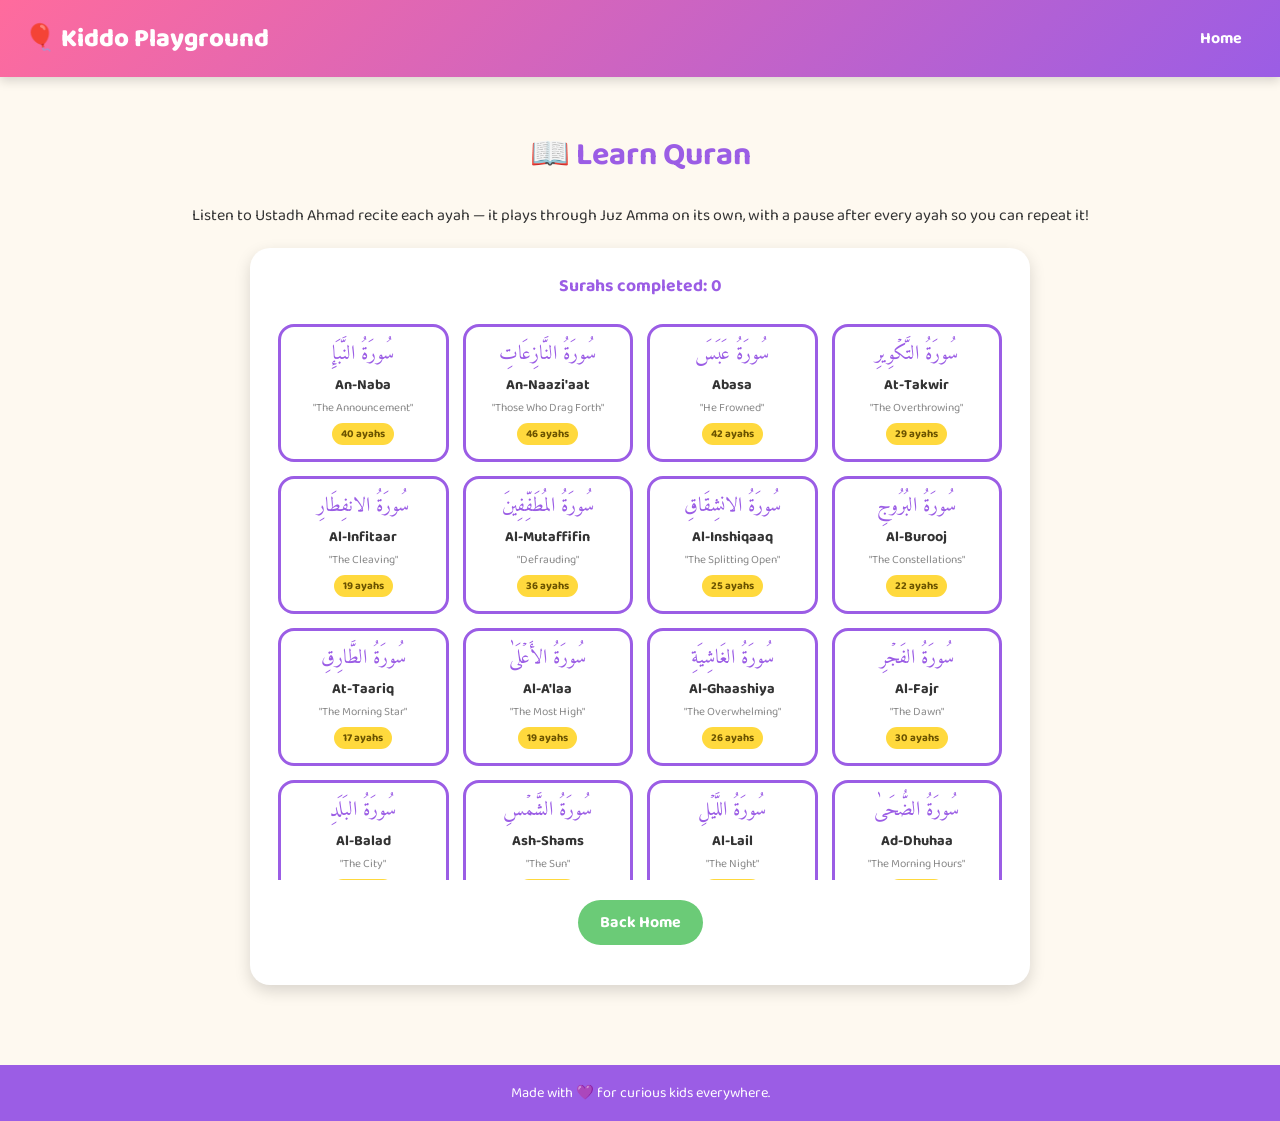
<file: games/quran.html>
<!DOCTYPE html>
<html lang="en">
<head>
<meta charset="UTF-8" />
<meta name="viewport" content="width=device-width, initial-scale=1.0" />
<title>Learn Quran - Kiddo Playground</title>
<link rel="preconnect" href="https://fonts.googleapis.com">
<link href="https://fonts.googleapis.com/css2?family=Baloo+2:wght@500;700;800&family=Amiri:wght@400;700&display=swap" rel="stylesheet">
<link rel="stylesheet" href="../css/style.css" />
<style>
  .quran-stage { max-width: 780px; }

  .arabic {
    font-family: 'Amiri', 'Traditional Arabic', serif;
    direction: rtl;
  }

  /* ===== Surah picker ===== */
  .surah-grid {
    display: grid;
    grid-template-columns: repeat(auto-fit, minmax(140px, 1fr));
    gap: 14px;
    margin: 20px 0;
    max-height: 560px;
    overflow-y: auto;
    padding: 4px;
  }
  .surah-card {
    background: var(--white);
    border: 3px solid var(--purple);
    border-radius: 16px;
    padding: 14px 10px;
    cursor: pointer;
    text-align: center;
    transition: transform 0.15s ease, box-shadow 0.15s ease;
  }
  .surah-card:hover {
    transform: translateY(-4px) scale(1.03);
    box-shadow: 0 8px 16px var(--shadow);
  }
  .surah-card .ar-name {
    font-family: 'Amiri', serif;
    font-size: 1.25rem;
    color: var(--purple);
    margin-bottom: 4px;
    line-height: 1.4;
  }
  .surah-card .en-name {
    font-weight: 700;
    color: var(--text);
    font-size: 0.9rem;
  }
  .surah-card .meaning {
    font-size: 0.72rem;
    color: #888;
    margin-top: 2px;
  }
  .surah-card .count-badge {
    display: inline-block;
    margin-top: 6px;
    background: var(--yellow);
    color: #6b5300;
    font-size: 0.68rem;
    font-weight: 700;
    padding: 2px 9px;
    border-radius: 999px;
  }

  /* ===== Scene ===== */
  .quran-scene {
    position: relative;
    width: 100%;
    aspect-ratio: 16 / 10.5;
    margin: 6px auto 18px;
    border-radius: 22px;
    overflow: hidden;
    box-shadow: 0 8px 20px var(--shadow), inset 0 0 0 6px #fff;
    background: #f2ede1;
  }
  .q-wall {
    position: absolute;
    inset: 0;
    height: 62%;
    background: linear-gradient(180deg, #eef4ef 0%, #dbe7dc 100%);
  }
  .q-floor {
    position: absolute;
    left: 0; right: 0; bottom: 0;
    height: 38%;
    background: linear-gradient(180deg, #c9997a 0%, #b17f5e 100%);
  }
  .q-rug {
    position: absolute;
    left: 50%;
    bottom: 4%;
    width: 76%;
    height: 22%;
    transform: translateX(-50%);
    background: repeating-linear-gradient(90deg, #d1495a 0 6%, #b83a49 6% 12%);
    border-radius: 14px;
    box-shadow: 0 0 0 6px #7a2a35, 0 8px 12px rgba(0,0,0,0.25);
  }
  .q-window {
    position: absolute;
    top: 6%;
    right: 8%;
    width: 20%;
    height: 42%;
    background: linear-gradient(180deg, #2c3f63 0%, #4a6491 60%, #6f8bb8 100%);
    border-radius: 50% 50% 8px 8px / 30% 30% 8px 8px;
    border: 7px solid #fff;
    box-shadow: 0 4px 10px rgba(0,0,0,0.15);
  }
  .q-window .moon {
    position: absolute;
    top: 14%;
    left: 50%;
    transform: translateX(-50%);
    width: 34%;
    aspect-ratio: 1;
    background: #fff6d6;
    border-radius: 50%;
    box-shadow: -6px 0 0 -2px #2c3f63 inset;
  }
  .q-window .star {
    position: absolute;
    width: 4px;
    height: 4px;
    background: #fff;
    border-radius: 50%;
  }
  .q-shelf-wrap {
    position: absolute;
    top: 10%;
    left: 5%;
    width: 26%;
  }
  .q-shelf {
    height: 10px;
    background: #8a5a34;
    border-radius: 4px;
    box-shadow: 0 3px 4px rgba(0,0,0,0.2);
  }
  .q-books {
    display: flex;
    align-items: flex-end;
    justify-content: center;
    gap: 3px;
  }
  .q-book {
    width: 14%;
    height: 24px;
    border-radius: 2px;
    margin-bottom: -2px;
  }

  .surah-banner {
    position: absolute;
    top: 8%;
    left: 34%;
    width: 32%;
    background: #fff8dd;
    border: 1px solid #e8dba3;
    border-radius: 8px;
    padding: 8px 10px;
    text-align: center;
    box-shadow: 0 4px 8px rgba(0,0,0,0.15);
    transform: rotate(-2deg);
  }
  .surah-banner .ar-name {
    font-family: 'Amiri', serif;
    font-size: 1.15rem;
    color: #6b5300;
  }
  .surah-banner .progress-dots {
    display: flex;
    justify-content: center;
    flex-wrap: wrap;
    gap: 3px;
    margin-top: 4px;
    max-height: 24px;
    overflow: hidden;
  }
  .progress-dots .dot {
    width: 7px;
    height: 7px;
    border-radius: 50%;
    background: #e0d3a0;
    transition: background 0.2s ease;
  }
  .progress-dots .dot.done { background: var(--green); }
  .progress-dots .dot.current { background: var(--orange); }

  /* ===== Instructor character ===== */
  .instructor {
    position: absolute;
    left: 4%;
    bottom: 2%;
    width: 34%;
    height: 60%;
    animation: bob 3s ease-in-out infinite;
    transform-origin: bottom center;
  }
  .instructor svg { width: 100%; height: 100%; display: block; }
  .instructor.talking { animation: talk-pulse 0.5s ease-in-out infinite; }
  .instructor.cheer { animation: cheer 0.7s ease; }
  @keyframes bob {
    0%, 100% { transform: translateY(0); }
    50% { transform: translateY(-2%); }
  }
  @keyframes talk-pulse {
    0%, 100% { transform: scale(1); }
    50% { transform: scale(1.02); }
  }
  @keyframes cheer {
    0% { transform: scale(1) rotate(0); }
    30% { transform: scale(1.1) rotate(-4deg); }
    60% { transform: scale(1.1) rotate(4deg); }
    100% { transform: scale(1) rotate(0); }
  }

  /* ===== Ayah panel ===== */
  .ayah-panel {
    position: absolute;
    right: 4%;
    bottom: 4%;
    width: 54%;
    background: rgba(255,255,255,0.92);
    border-radius: 16px;
    padding: 14px 16px;
    box-shadow: 0 6px 14px rgba(0,0,0,0.18);
    text-align: center;
  }
  .ayah-panel .ayah-text {
    font-family: 'Amiri', serif;
    font-size: 1.4rem;
    color: #3a2a1a;
    line-height: 1.8;
    min-height: 1.8em;
    max-height: 4.6em;
    overflow-y: auto;
  }
  .ayah-panel .ayah-counter {
    font-size: 0.72rem;
    font-weight: 700;
    color: var(--purple);
    margin-top: 4px;
  }

  .confetti-layer {
    position: fixed;
    inset: 0;
    pointer-events: none;
    overflow: hidden;
    z-index: 200;
  }
  .confetti-bit {
    position: absolute;
    top: 30%;
    width: 8px;
    height: 8px;
    border-radius: 2px;
    animation: confetti-fall 1s ease-out forwards;
  }
  @keyframes confetti-fall {
    0% { transform: translateY(0) rotate(0deg); opacity: 1; }
    100% { transform: translateY(160px) rotate(300deg); opacity: 0; }
  }

  /* ===== Controls under scene ===== */
  .quran-controls {
    display: flex;
    justify-content: center;
    gap: 12px;
    flex-wrap: wrap;
    margin: 10px 0 4px;
  }
  .repeat-prompt {
    text-align: center;
    font-weight: 700;
    color: var(--pink);
    min-height: 1.4em;
    margin: 6px 0;
  }

  /* ===== Completion screen ===== */
  .complete-screen {
    display: none;
    text-align: center;
    padding: 30px 10px;
  }
  .complete-screen .big-emoji {
    font-size: 3.5rem;
  }

  .hidden { display: none !important; }
</style>
</head>
<body>

<header class="site-header">
  <div class="logo">🎈 Kiddo Playground</div>
  <nav>
    <a href="../index.html">Home</a>
  </nav>
</header>

<main class="game-page">
  <h1>📖 Learn Quran</h1>
  <p>Listen to Ustadh Ahmad recite each ayah — it plays through Juz Amma on its own, with a pause after every ayah so you can repeat it!</p>

  <div class="game-stage quran-stage">

    <!-- ===== Screen 1: Surah picker ===== -->
    <div id="pickerScreen">
      <div class="stats"><div>Surahs completed: <span id="surahCount">0</span></div></div>
      <div class="surah-grid" id="surahGrid"></div>
    </div>

    <!-- ===== Screen 2: Recitation ===== -->
    <div id="recitationScreen" class="hidden">
      <div class="quran-scene" id="quranScene">
        <div class="q-wall">
          <div class="q-window">
            <div class="moon"></div>
            <div class="star" style="top:20%; left:20%;"></div>
            <div class="star" style="top:35%; left:70%;"></div>
            <div class="star" style="top:60%; left:30%;"></div>
          </div>
          <div class="q-shelf-wrap">
            <div class="q-books">
              <div class="q-book" style="background:#c9524a"></div>
              <div class="q-book" style="background:#4d96ff"></div>
              <div class="q-book" style="background:#6bcb77"></div>
              <div class="q-book" style="background:#ffa62b"></div>
            </div>
            <div class="q-shelf"></div>
          </div>
          <div class="surah-banner">
            <div class="ar-name" id="banner-ar-name">—</div>
            <div class="progress-dots" id="progressDots"></div>
          </div>
        </div>
        <div class="q-floor"></div>
        <div class="q-rug"></div>

        <div class="instructor" id="instructor">
          <svg viewBox="0 0 200 260" xmlns="http://www.w3.org/2000/svg">
            <ellipse cx="100" cy="250" rx="70" ry="10" fill="rgba(0,0,0,0.15)"/>
            <path d="M30,240 Q100,200 170,240 Q170,255 100,255 Q30,255 30,240 Z" fill="#6f8f7a"/>
            <path d="M62,110 Q100,96 138,110 L158,225 Q100,246 42,225 Z" fill="#8fa998"/>
            <path d="M85,120 h30 v90 h-30 z" fill="#eef1e6" opacity="0.5"/>
            <path d="M65,130 Q60,175 85,190" stroke="#f0c39a" stroke-width="15" fill="none" stroke-linecap="round"/>
            <path d="M135,130 Q140,175 115,190" stroke="#f0c39a" stroke-width="15" fill="none" stroke-linecap="round"/>
            <rect x="78" y="182" width="44" height="30" rx="4" fill="#fff8ef" stroke="#d8cdb8" stroke-width="2"/>
            <line x1="100" y1="184" x2="100" y2="210" stroke="#d8cdb8" stroke-width="2"/>
            <path d="M72,80 Q70,110 100,116 Q130,110 128,80 Q130,100 100,104 Q70,100 72,80 Z" fill="#847262"/>
            <circle cx="100" cy="64" r="38" fill="#f0c39a"/>
            <path d="M66,50 Q66,18 100,18 Q134,18 134,50 Q100,38 66,50 Z" fill="#fff" stroke="#e7e0d3" stroke-width="2"/>
            <circle cx="88" cy="62" r="4" fill="#3a2a1a"/>
            <circle cx="112" cy="62" r="4" fill="#3a2a1a"/>
            <path d="M84,58 h10 M106,58 h10" stroke="#3a2a1a" stroke-width="2" stroke-linecap="round"/>
            <path d="M88,76 Q100,84 112,76" stroke="#6b4a2a" stroke-width="3" fill="none" stroke-linecap="round"/>
          </svg>
        </div>

        <div class="ayah-panel">
          <div class="ayah-text arabic" id="ayahText">…</div>
          <div class="ayah-counter" id="ayahCounter">Ayah 1 of 7</div>
        </div>
      </div>

      <div class="repeat-prompt" id="repeatPrompt">&nbsp;</div>

      <div class="quran-controls">
        <button class="btn" id="playPauseBtn">⏸ Pause</button>
        <button class="btn secondary" id="replayBtn">🔁 Replay This Ayah</button>
        <button class="btn secondary" id="backToListBtn">📚 Choose Another Surah</button>
      </div>
      <audio id="ayahAudio"></audio>
    </div>

    <!-- ===== Screen 3: Complete ===== -->
    <div id="completeScreen" class="complete-screen">
      <div class="big-emoji">🎉</div>
      <h2 id="completeTitle">Great job!</h2>
      <p id="completeSubtitle">You finished the surah!</p>
      <div class="quran-controls">
        <button class="btn" id="againBtn">🔁 Repeat This Surah</button>
        <button class="btn secondary" id="pickAnotherBtn">📚 Choose Another Surah</button>
      </div>
    </div>

    <div class="controls">
      <a class="btn secondary" href="../index.html">Back Home</a>
    </div>
  </div>
</main>

<footer class="site-footer">
  Made with 💜 for curious kids everywhere.
</footer>

<div class="confetti-layer" id="confettiLayer"></div>

<script>
// Metadata verified against api.alquran.cloud (surah list endpoint). Ayah text for each
// surah is fetched live from the same verified Uthmani-script API when a surah is opened,
// so nothing here relies on hand-typed Quran text.
const SURAH_META = [
  {n:78,  ar:'سُورَةُ النَّبَإِ',       en:'An-Naba',        meaning:'The Announcement',        count:40},
  {n:79,  ar:'سُورَةُ النَّازِعَاتِ',   en:"An-Naazi'aat",   meaning:'Those Who Drag Forth',    count:46},
  {n:80,  ar:'سُورَةُ عَبَسَ',          en:'Abasa',          meaning:'He Frowned',              count:42},
  {n:81,  ar:'سُورَةُ التَّكۡوِيرِ',    en:'At-Takwir',      meaning:'The Overthrowing',        count:29},
  {n:82,  ar:'سُورَةُ الانفِطَارِ',     en:'Al-Infitaar',    meaning:'The Cleaving',            count:19},
  {n:83,  ar:'سُورَةُ المُطَفِّفِينَ',  en:'Al-Mutaffifin',  meaning:'Defrauding',              count:36},
  {n:84,  ar:'سُورَةُ الانشِقَاقِ',     en:'Al-Inshiqaaq',   meaning:'The Splitting Open',      count:25},
  {n:85,  ar:'سُورَةُ البُرُوجِ',       en:'Al-Burooj',      meaning:'The Constellations',      count:22},
  {n:86,  ar:'سُورَةُ الطَّارِقِ',      en:'At-Taariq',      meaning:'The Morning Star',        count:17},
  {n:87,  ar:'سُورَةُ الأَعۡلَىٰ',      en:"Al-A'laa",       meaning:'The Most High',           count:19},
  {n:88,  ar:'سُورَةُ الغَاشِيَةِ',     en:'Al-Ghaashiya',   meaning:'The Overwhelming',        count:26},
  {n:89,  ar:'سُورَةُ الفَجۡرِ',        en:'Al-Fajr',        meaning:'The Dawn',                count:30},
  {n:90,  ar:'سُورَةُ البَلَدِ',        en:'Al-Balad',       meaning:'The City',                count:20},
  {n:91,  ar:'سُورَةُ الشَّمۡسِ',       en:'Ash-Shams',      meaning:'The Sun',                 count:15},
  {n:92,  ar:'سُورَةُ اللَّيۡلِ',       en:'Al-Lail',        meaning:'The Night',               count:21},
  {n:93,  ar:'سُورَةُ الضُّحَىٰ',       en:'Ad-Dhuhaa',      meaning:'The Morning Hours',       count:11},
  {n:94,  ar:'سُورَةُ الشَّرۡحِ',       en:'Ash-Sharh',      meaning:'The Consolation',         count:8},
  {n:95,  ar:'سُورَةُ التِّينِ',        en:'At-Tin',         meaning:'The Fig',                 count:8},
  {n:96,  ar:'سُورَةُ العَلَقِ',        en:'Al-Alaq',        meaning:'The Clot',                count:19},
  {n:97,  ar:'سُورَةُ القَدۡرِ',        en:'Al-Qadr',        meaning:'The Power',               count:5},
  {n:98,  ar:'سُورَةُ البَيِّنَةِ',     en:'Al-Bayyina',     meaning:'The Evidence',            count:8},
  {n:99,  ar:'سُورَةُ الزَّلۡزَلَةِ',   en:'Az-Zalzala',     meaning:'The Earthquake',          count:8},
  {n:100, ar:'سُورَةُ العَادِيَاتِ',    en:'Al-Aadiyaat',    meaning:'The Chargers',            count:11},
  {n:101, ar:'سُورَةُ القَارِعَةِ',     en:"Al-Qaari'a",     meaning:'The Calamity',            count:11},
  {n:102, ar:'سُورَةُ التَّكَاثُرِ',    en:'At-Takaathur',   meaning:'Competition',             count:8},
  {n:103, ar:'سُورَةُ العَصۡرِ',        en:'Al-Asr',         meaning:'The Declining Day',       count:3},
  {n:104, ar:'سُورَةُ الهُمَزَةِ',      en:'Al-Humaza',      meaning:'The Traducer',            count:9},
  {n:105, ar:'سُورَةُ الفِيلِ',         en:'Al-Fil',         meaning:'The Elephant',            count:5},
  {n:106, ar:'سُورَةُ قُرَيۡشٍ',        en:'Quraish',        meaning:'Quraysh',                 count:4},
  {n:107, ar:'سُورَةُ المَاعُونِ',      en:"Al-Maa'un",      meaning:'Almsgiving',              count:7},
  {n:108, ar:'سُورَةُ الكَوۡثَرِ',      en:'Al-Kawthar',     meaning:'Abundance',               count:3},
  {n:109, ar:'سُورَةُ الكَافِرُونَ',    en:'Al-Kaafiroon',   meaning:'The Disbelievers',        count:6},
  {n:110, ar:'سُورَةُ النَّصۡرِ',       en:'An-Nasr',        meaning:'Divine Support',          count:3},
  {n:111, ar:'سُورَةُ المَسَدِ',        en:'Al-Masad',       meaning:'The Palm Fibre',          count:5},
  {n:112, ar:'سُورَةُ الإِخۡلَاصِ',     en:'Al-Ikhlaas',     meaning:'Sincerity',               count:4},
  {n:113, ar:'سُورَةُ الفَلَقِ',        en:'Al-Falaq',       meaning:'The Dawn',                count:5},
  {n:114, ar:'سُورَةُ النَّاسِ',        en:'An-Naas',        meaning:'Mankind',                 count:6}
];

const ayahCache = {}; // surahNumber -> array of ayah text strings

let surahsCompleted = 0;
let currentSurahId = null;
let currentAyahIndex = 0;
let currentAyahs = [];
let playing = false;
let pausedInGap = false;
let gapTimer = null;
const GAP_MS = 3200; // pause after each ayah so the child can repeat it

const pickerScreen = document.getElementById('pickerScreen');
const recitationScreen = document.getElementById('recitationScreen');
const completeScreen = document.getElementById('completeScreen');
const surahGrid = document.getElementById('surahGrid');
const ayahText = document.getElementById('ayahText');
const ayahCounter = document.getElementById('ayahCounter');
const bannerArName = document.getElementById('banner-ar-name');
const progressDots = document.getElementById('progressDots');
const playPauseBtn = document.getElementById('playPauseBtn');
const replayBtn = document.getElementById('replayBtn');
const repeatPrompt = document.getElementById('repeatPrompt');
const ayahAudio = document.getElementById('ayahAudio');
const instructor = document.getElementById('instructor');
const confettiLayer = document.getElementById('confettiLayer');

function buildSurahGrid() {
  surahGrid.innerHTML = '';
  SURAH_META.forEach(s => {
    const card = document.createElement('div');
    card.className = 'surah-card';
    card.innerHTML = `
      <div class="ar-name">${s.ar}</div>
      <div class="en-name">${s.en}</div>
      <div class="meaning">"${s.meaning}"</div>
      <div class="count-badge">${s.count} ayahs</div>
    `;
    card.addEventListener('click', () => startSurah(s.n));
    surahGrid.appendChild(card);
  });
}

function audioUrl(surahId, ayahNum) {
  const s = String(surahId).padStart(3, '0');
  const a = String(ayahNum).padStart(3, '0');
  return `https://everyayah.com/data/Husary_Muallim_128kbps/${s}${a}.mp3`;
}

async function loadAyahs(surahId) {
  if (ayahCache[surahId]) return ayahCache[surahId];
  const res = await fetch(`https://api.alquran.cloud/v1/surah/${surahId}/quran-uthmani`);
  if (!res.ok) throw new Error('bad response');
  const json = await res.json();
  const ayahs = json.data.ayahs.map(a => a.text);
  ayahCache[surahId] = ayahs;
  return ayahs;
}

async function startSurah(id) {
  currentSurahId = id;
  currentAyahIndex = 0;
  playing = false;
  pausedInGap = false;
  if (gapTimer) { clearTimeout(gapTimer); gapTimer = null; }

  pickerScreen.classList.add('hidden');
  completeScreen.style.display = 'none';
  recitationScreen.classList.remove('hidden');

  const meta = SURAH_META.find(s => s.n === id);
  bannerArName.textContent = meta.ar;
  ayahText.textContent = 'Loading…';
  ayahCounter.textContent = `Ayah 1 of ${meta.count}`;
  repeatPrompt.textContent = 'Getting the ayahs ready…';
  progressDots.innerHTML = '';

  try {
    currentAyahs = await loadAyahs(id);
  } catch (e) {
    repeatPrompt.textContent = "Couldn't load this surah — check your internet connection.";
    ayahText.textContent = '⚠️';
    return;
  }

  renderProgressDots();
  playing = true;
  updatePlayButton();
  playAyah(0);
}

function renderProgressDots() {
  progressDots.innerHTML = '';
  currentAyahs.forEach((_, i) => {
    const dot = document.createElement('div');
    dot.className = 'dot';
    if (i < currentAyahIndex) dot.classList.add('done');
    else if (i === currentAyahIndex) dot.classList.add('current');
    progressDots.appendChild(dot);
  });
}

function renderAyahText() {
  ayahText.textContent = currentAyahs[currentAyahIndex];
  ayahCounter.textContent = `Ayah ${currentAyahIndex + 1} of ${currentAyahs.length}`;
  renderProgressDots();
}

function playAyah(index) {
  currentAyahIndex = index;
  renderAyahText();
  repeatPrompt.textContent = '🔊 Listen carefully…';
  instructor.classList.add('talking');
  ayahAudio.src = audioUrl(currentSurahId, index + 1);
  ayahAudio.play().catch(() => {
    instructor.classList.remove('talking');
    repeatPrompt.textContent = "Couldn't play the audio — check your internet connection.";
  });
}

ayahAudio.addEventListener('ended', () => {
  instructor.classList.remove('talking');
  if (!playing) return;
  if (currentAyahIndex >= currentAyahs.length - 1) {
    finishSurah();
    return;
  }
  repeatPrompt.textContent = '🎤 Now repeat it out loud!';
  gapTimer = setTimeout(() => {
    gapTimer = null;
    playAyah(currentAyahIndex + 1);
  }, GAP_MS);
});

function updatePlayButton() {
  playPauseBtn.textContent = playing ? '⏸ Pause' : '▶ Resume';
}

playPauseBtn.addEventListener('click', () => {
  if (playing) {
    playing = false;
    updatePlayButton();
    if (gapTimer) { clearTimeout(gapTimer); gapTimer = null; pausedInGap = true; }
    if (!ayahAudio.paused) ayahAudio.pause();
    instructor.classList.remove('talking');
  } else {
    playing = true;
    updatePlayButton();
    if (pausedInGap) {
      pausedInGap = false;
      repeatPrompt.textContent = '🎤 Now repeat it out loud!';
      gapTimer = setTimeout(() => {
        gapTimer = null;
        playAyah(currentAyahIndex + 1);
      }, 900);
    } else if (ayahAudio.src) {
      instructor.classList.add('talking');
      ayahAudio.play().catch(() => {});
    } else {
      playAyah(currentAyahIndex);
    }
  }
});

replayBtn.addEventListener('click', () => {
  if (gapTimer) { clearTimeout(gapTimer); gapTimer = null; }
  pausedInGap = false;
  playing = true;
  updatePlayButton();
  playAyah(currentAyahIndex);
});

document.getElementById('backToListBtn').addEventListener('click', showPicker);
document.getElementById('pickAnotherBtn').addEventListener('click', showPicker);
document.getElementById('againBtn').addEventListener('click', () => startSurah(currentSurahId));

function showPicker() {
  playing = false;
  if (gapTimer) { clearTimeout(gapTimer); gapTimer = null; }
  ayahAudio.pause();
  recitationScreen.classList.add('hidden');
  completeScreen.style.display = 'none';
  pickerScreen.classList.remove('hidden');
}

function burstConfetti(layer) {
  const colors = ['#ff6b9d', '#ffa62b', '#ffd93d', '#6bcb77', '#4d96ff', '#9b5de5'];
  for (let i = 0; i < 20; i++) {
    const bit = document.createElement('div');
    bit.className = 'confetti-bit';
    bit.style.left = (10 + Math.random() * 80) + '%';
    bit.style.background = colors[Math.floor(Math.random() * colors.length)];
    bit.style.animationDelay = (Math.random() * 0.2) + 's';
    layer.appendChild(bit);
    setTimeout(() => bit.remove(), 1300);
  }
}

function finishSurah() {
  playing = false;
  surahsCompleted++;
  document.getElementById('surahCount').textContent = surahsCompleted;
  const meta = SURAH_META.find(s => s.n === currentSurahId);
  document.getElementById('completeTitle').textContent = `Great job, you finished ${meta.en}!`;
  document.getElementById('completeSubtitle').textContent = `"${meta.meaning}" — ${currentAyahs.length} ayahs completed. Mabrook! 🌟`;
  instructor.classList.remove('talking');
  instructor.classList.add('cheer');
  setTimeout(() => instructor.classList.remove('cheer'), 700);
  recitationScreen.classList.add('hidden');
  completeScreen.style.display = 'block';
  burstConfetti(confettiLayer);
}

buildSurahGrid();
</script>

</body>
</html>
</file>
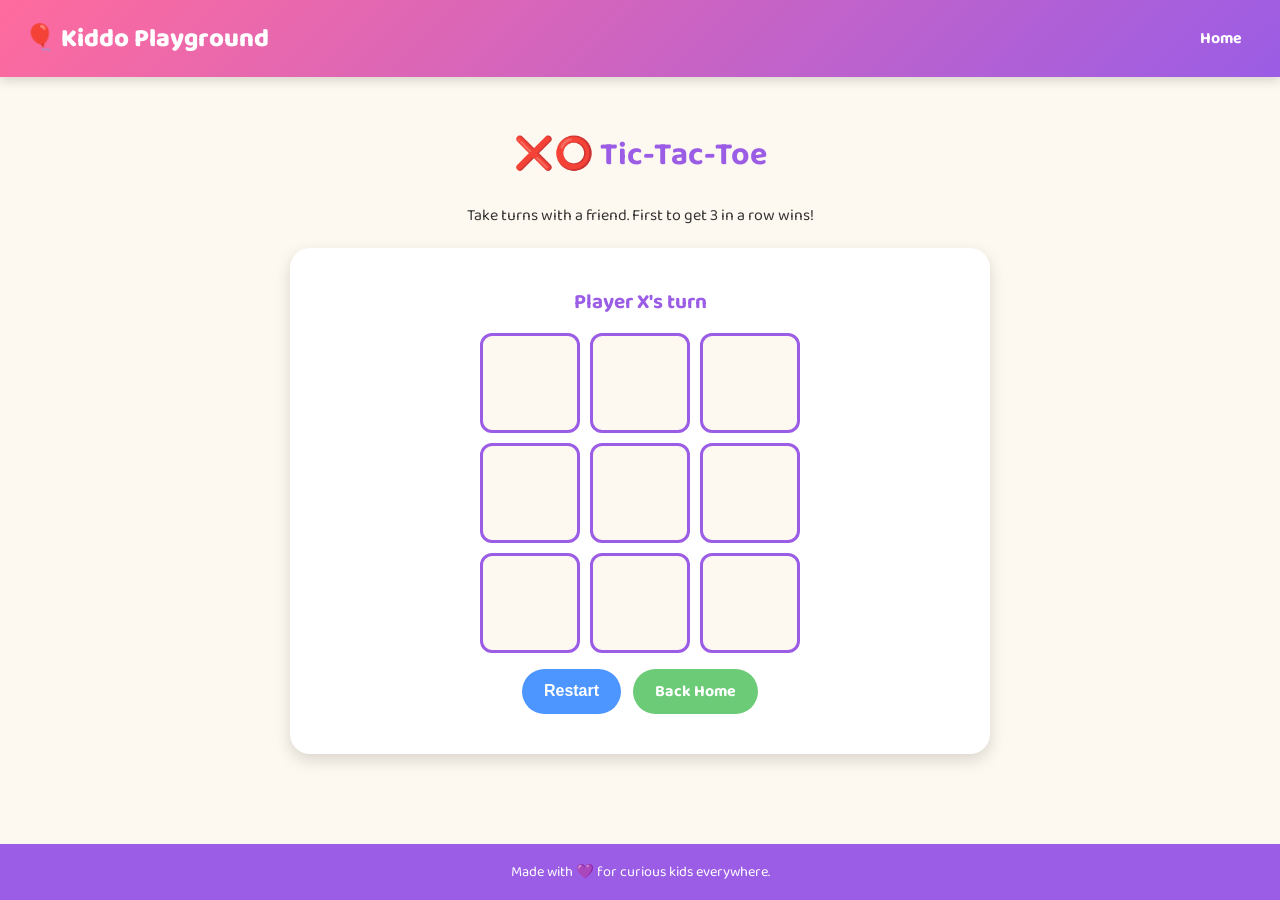
<file: games/tictactoe.html>
<!DOCTYPE html>
<html lang="en">
<head>
<meta charset="UTF-8" />
<meta name="viewport" content="width=device-width, initial-scale=1.0" />
<title>Tic-Tac-Toe - Kiddo Playground</title>
<link rel="preconnect" href="https://fonts.googleapis.com">
<link href="https://fonts.googleapis.com/css2?family=Baloo+2:wght@500;700;800&display=swap" rel="stylesheet">
<link rel="stylesheet" href="../css/style.css" />
<style>
  .ttt-grid {
    display: grid;
    grid-template-columns: repeat(3, 1fr);
    gap: 10px;
    max-width: 320px;
    margin: 0 auto;
  }
  .cell {
    aspect-ratio: 1 / 1;
    background: var(--bg);
    border: 3px solid var(--purple);
    border-radius: 12px;
    display: flex;
    align-items: center;
    justify-content: center;
    font-size: 3rem;
    font-weight: 800;
    cursor: pointer;
    color: var(--pink);
  }
  .cell.o { color: var(--blue); }
  .status-msg {
    font-size: 1.3rem;
    font-weight: 700;
    margin: 14px 0;
    color: var(--purple);
  }
</style>
</head>
<body>

<header class="site-header">
  <div class="logo">🎈 Kiddo Playground</div>
  <nav>
    <a href="../index.html">Home</a>
  </nav>
</header>

<main class="game-page">
  <h1>❌⭕ Tic-Tac-Toe</h1>
  <p>Take turns with a friend. First to get 3 in a row wins!</p>

  <div class="game-stage">
    <div class="status-msg" id="statusMsg">Player X's turn</div>
    <div class="ttt-grid" id="tttGrid"></div>
    <div class="controls">
      <button class="btn" id="restartBtn">Restart</button>
      <a class="btn secondary" href="../index.html">Back Home</a>
    </div>
  </div>
</main>

<footer class="site-footer">
  Made with 💜 for curious kids everywhere.
</footer>

<script>
let board = Array(9).fill('');
let currentPlayer = 'X';
let gameOver = false;

const WIN_LINES = [
  [0,1,2],[3,4,5],[6,7,8],
  [0,3,6],[1,4,7],[2,5,8],
  [0,4,8],[2,4,6]
];

function init() {
  board = Array(9).fill('');
  currentPlayer = 'X';
  gameOver = false;
  document.getElementById('statusMsg').textContent = "Player X's turn";
  const grid = document.getElementById('tttGrid');
  grid.innerHTML = '';
  board.forEach((_, idx) => {
    const cell = document.createElement('div');
    cell.className = 'cell';
    cell.dataset.index = idx;
    cell.addEventListener('click', () => makeMove(idx, cell));
    grid.appendChild(cell);
  });
}

function makeMove(idx, cellEl) {
  if (gameOver || board[idx]) return;
  board[idx] = currentPlayer;
  cellEl.textContent = currentPlayer;
  cellEl.classList.add(currentPlayer.toLowerCase());

  const winner = checkWinner();
  if (winner) {
    document.getElementById('statusMsg').textContent = `🎉 Player ${winner} wins!`;
    gameOver = true;
    return;
  }
  if (board.every(c => c)) {
    document.getElementById('statusMsg').textContent = "It's a tie! 🤝";
    gameOver = true;
    return;
  }
  currentPlayer = currentPlayer === 'X' ? 'O' : 'X';
  document.getElementById('statusMsg').textContent = `Player ${currentPlayer}'s turn`;
}

function checkWinner() {
  for (const [a,b,c] of WIN_LINES) {
    if (board[a] && board[a] === board[b] && board[a] === board[c]) {
      return board[a];
    }
  }
  return null;
}

document.getElementById('restartBtn').addEventListener('click', init);
init();
</script>

</body>
</html>
</file>
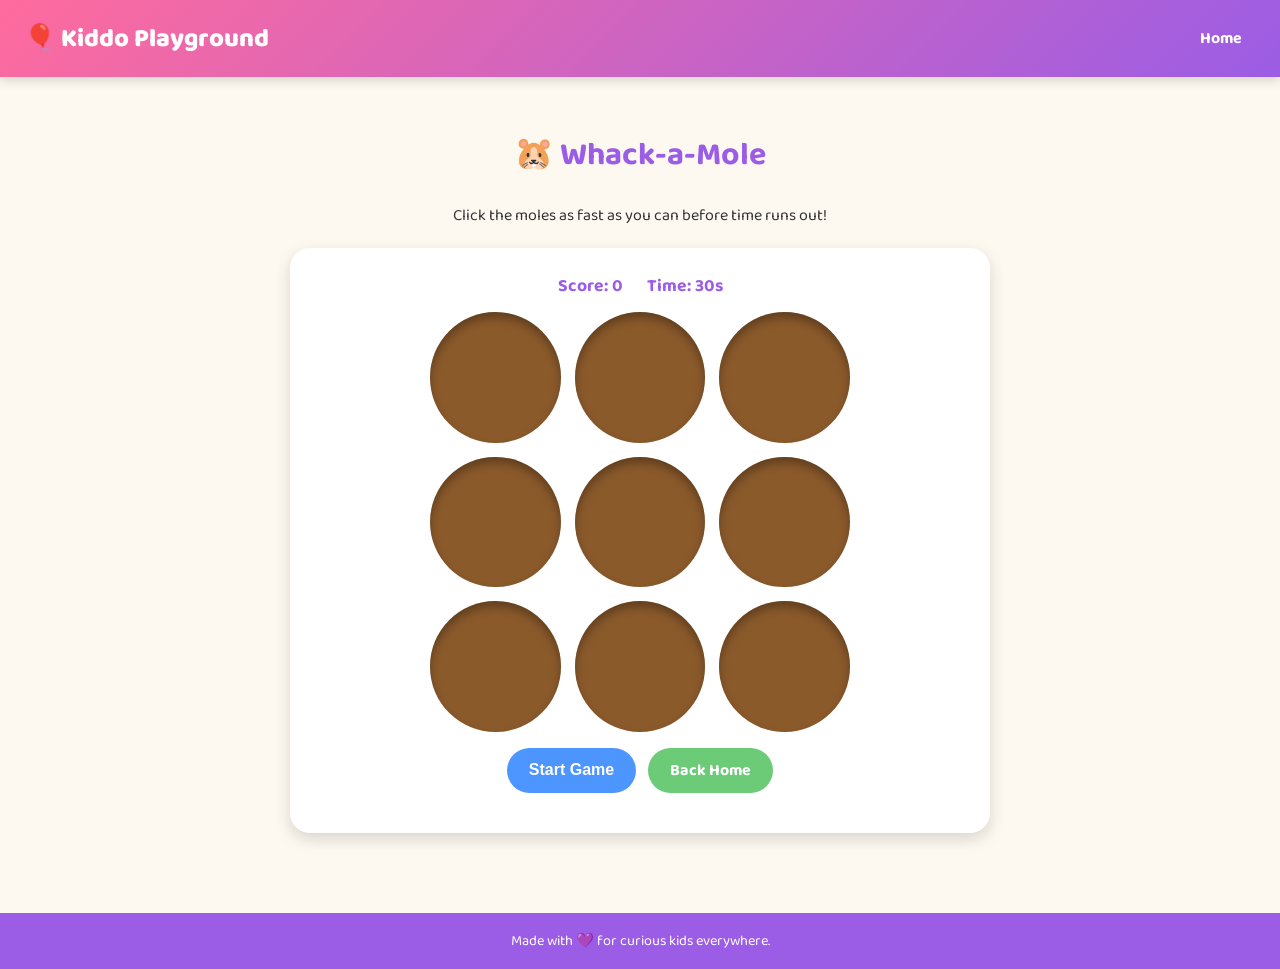
<file: games/whackamole.html>
<!DOCTYPE html>
<html lang="en">
<head>
<meta charset="UTF-8" />
<meta name="viewport" content="width=device-width, initial-scale=1.0" />
<title>Whack-a-Mole - Kiddo Playground</title>
<link rel="preconnect" href="https://fonts.googleapis.com">
<link href="https://fonts.googleapis.com/css2?family=Baloo+2:wght@500;700;800&display=swap" rel="stylesheet">
<link rel="stylesheet" href="../css/style.css" />
<style>
  .mole-grid {
    display: grid;
    grid-template-columns: repeat(3, 1fr);
    gap: 14px;
    max-width: 420px;
    margin: 0 auto;
  }
  .hole {
    aspect-ratio: 1 / 1;
    background: #8b5a2b;
    border-radius: 50%;
    display: flex;
    align-items: center;
    justify-content: center;
    font-size: 2.6rem;
    cursor: pointer;
    overflow: hidden;
    box-shadow: inset 0 6px 10px rgba(0,0,0,0.3);
  }
  .hole .mole {
    transform: scale(0);
    transition: transform 0.15s ease;
  }
  .hole.up .mole {
    transform: scale(1);
  }
</style>
</head>
<body>

<header class="site-header">
  <div class="logo">🎈 Kiddo Playground</div>
  <nav>
    <a href="../index.html">Home</a>
  </nav>
</header>

<main class="game-page">
  <h1>🐹 Whack-a-Mole</h1>
  <p>Click the moles as fast as you can before time runs out!</p>

  <div class="game-stage">
    <div class="stats">
      <div>Score: <span id="score">0</span></div>
      <div>Time: <span id="time">30</span>s</div>
    </div>
    <div class="mole-grid" id="moleGrid"></div>
    <div class="controls">
      <button class="btn" id="startBtn">Start Game</button>
      <a class="btn secondary" href="../index.html">Back Home</a>
    </div>
  </div>
</main>

<footer class="site-footer">
  Made with 💜 for curious kids everywhere.
</footer>

<script>
const HOLE_COUNT = 9;
let score = 0;
let timeLeft = 30;
let timerInterval = null;
let moleInterval = null;
let activeHole = null;
let playing = false;

const grid = document.getElementById('moleGrid');
for (let i = 0; i < HOLE_COUNT; i++) {
  const hole = document.createElement('div');
  hole.className = 'hole';
  hole.innerHTML = '<span class="mole">🐹</span>';
  hole.addEventListener('click', () => whack(hole));
  grid.appendChild(hole);
}
const holes = [...grid.children];

function whack(hole) {
  if (!playing || !hole.classList.contains('up')) return;
  score++;
  document.getElementById('score').textContent = score;
  hole.classList.remove('up');
}

function popRandomMole() {
  if (activeHole) activeHole.classList.remove('up');
  const hole = holes[Math.floor(Math.random() * holes.length)];
  hole.classList.add('up');
  activeHole = hole;
}

function startGame() {
  if (playing) return;
  playing = true;
  score = 0;
  timeLeft = 30;
  document.getElementById('score').textContent = 0;
  document.getElementById('time').textContent = timeLeft;

  moleInterval = setInterval(popRandomMole, 750);
  timerInterval = setInterval(() => {
    timeLeft--;
    document.getElementById('time').textContent = timeLeft;
    if (timeLeft <= 0) endGame();
  }, 1000);
}

function endGame() {
  playing = false;
  clearInterval(timerInterval);
  clearInterval(moleInterval);
  holes.forEach(h => h.classList.remove('up'));
  document.getElementById('time').textContent = 'Done!';
  alert(`Time's up! Final score: ${score} 🎉`);
}

document.getElementById('startBtn').addEventListener('click', startGame);
</script>

</body>
</html>
</file>
<file: css/style.css>
/* ===== Kiddo Playground shared styles ===== */
:root {
  --pink: #ff6b9d;
  --orange: #ffa62b;
  --yellow: #ffd93d;
  --green: #6bcB77;
  --blue: #4d96ff;
  --purple: #9b5de5;
  --bg: #fef9f0;
  --text: #333333;
  --white: #ffffff;
  --shadow: rgba(0, 0, 0, 0.15);
  --radius: 20px;
}

* {
  box-sizing: border-box;
}

body {
  margin: 0;
  font-family: 'Baloo 2', 'Comic Sans MS', 'Trebuchet MS', sans-serif;
  background: var(--bg);
  color: var(--text);
  min-height: 100vh;
  display: flex;
  flex-direction: column;
}

a {
  text-decoration: none;
  color: inherit;
}

/* ===== Header ===== */
header.site-header {
  background: linear-gradient(135deg, var(--pink), var(--purple));
  color: var(--white);
  padding: 18px 24px;
  display: flex;
  align-items: center;
  justify-content: space-between;
  box-shadow: 0 4px 10px var(--shadow);
}

header.site-header .logo {
  font-size: 1.6rem;
  font-weight: 800;
  display: flex;
  align-items: center;
  gap: 8px;
}

header.site-header nav a {
  color: var(--white);
  font-weight: 700;
  margin-left: 18px;
  padding: 8px 14px;
  border-radius: 999px;
  transition: background 0.2s ease;
}

header.site-header nav a:hover {
  background: rgba(255, 255, 255, 0.25);
}

/* ===== Main content ===== */
main {
  flex: 1;
  padding: 32px 20px 60px;
  max-width: 1100px;
  margin: 0 auto;
  width: 100%;
}

.hero {
  text-align: center;
  margin-bottom: 40px;
}

.hero h1 {
  font-size: 2.6rem;
  margin-bottom: 8px;
  color: var(--purple);
}

.hero p {
  font-size: 1.2rem;
  color: #666;
}

/* ===== Game grid ===== */
.game-grid {
  display: grid;
  grid-template-columns: repeat(auto-fit, minmax(220px, 1fr));
  gap: 24px;
}

.game-card {
  background: var(--white);
  border-radius: var(--radius);
  padding: 24px;
  text-align: center;
  box-shadow: 0 6px 16px var(--shadow);
  transition: transform 0.15s ease, box-shadow 0.15s ease;
  border: 4px solid transparent;
}

.game-card:hover {
  transform: translateY(-6px) scale(1.02);
  box-shadow: 0 12px 24px var(--shadow);
  border-color: var(--yellow);
}

.game-card .emoji {
  font-size: 3rem;
  display: block;
  margin-bottom: 10px;
}

.game-card h3 {
  margin: 6px 0;
  font-size: 1.3rem;
}

.game-card p {
  font-size: 0.95rem;
  color: #777;
  margin: 6px 0 14px;
}

.badge {
  display: inline-block;
  background: var(--green);
  color: var(--white);
  font-size: 0.75rem;
  font-weight: 700;
  padding: 3px 10px;
  border-radius: 999px;
  margin-bottom: 8px;
}

.badge.premium {
  background: var(--orange);
}

.btn {
  display: inline-block;
  background: var(--blue);
  color: var(--white);
  font-weight: 700;
  padding: 10px 22px;
  border-radius: 999px;
  border: none;
  cursor: pointer;
  font-size: 1rem;
  transition: transform 0.1s ease, background 0.2s ease;
}

.btn:hover {
  transform: scale(1.05);
  background: var(--purple);
}

.btn.secondary {
  background: var(--green);
}

/* ===== Game page layout ===== */
.game-page {
  text-align: center;
}

.game-page h1 {
  color: var(--purple);
}

.game-stage {
  background: var(--white);
  border-radius: var(--radius);
  padding: 24px;
  box-shadow: 0 6px 16px var(--shadow);
  max-width: 700px;
  margin: 20px auto;
}

.controls {
  margin: 16px 0;
  display: flex;
  justify-content: center;
  gap: 12px;
  flex-wrap: wrap;
}

.stats {
  display: flex;
  justify-content: center;
  gap: 24px;
  font-weight: 700;
  margin-bottom: 12px;
  font-size: 1.1rem;
  color: var(--purple);
}

/* ===== Footer ===== */
footer.site-footer {
  background: var(--purple);
  color: var(--white);
  text-align: center;
  padding: 16px;
  font-size: 0.9rem;
}

footer.site-footer a {
  color: var(--yellow);
  font-weight: 700;
}
</file>
